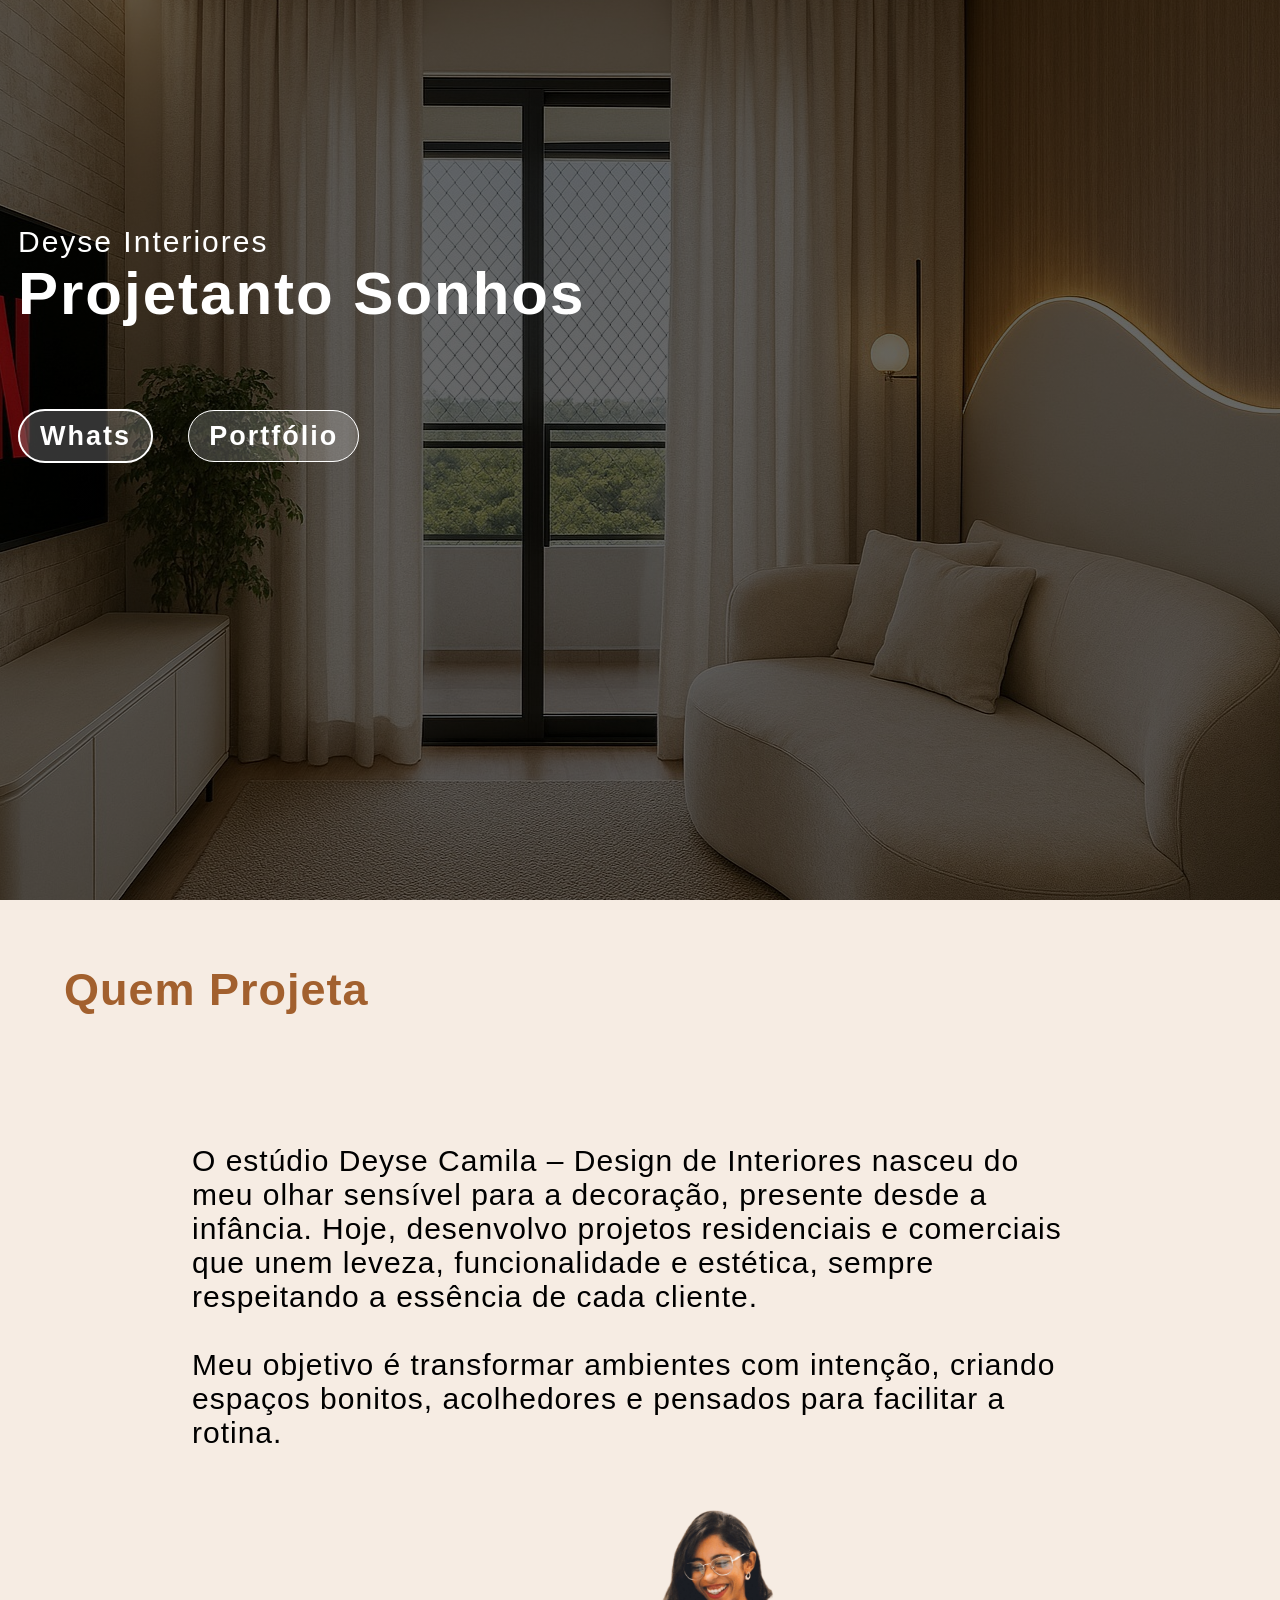
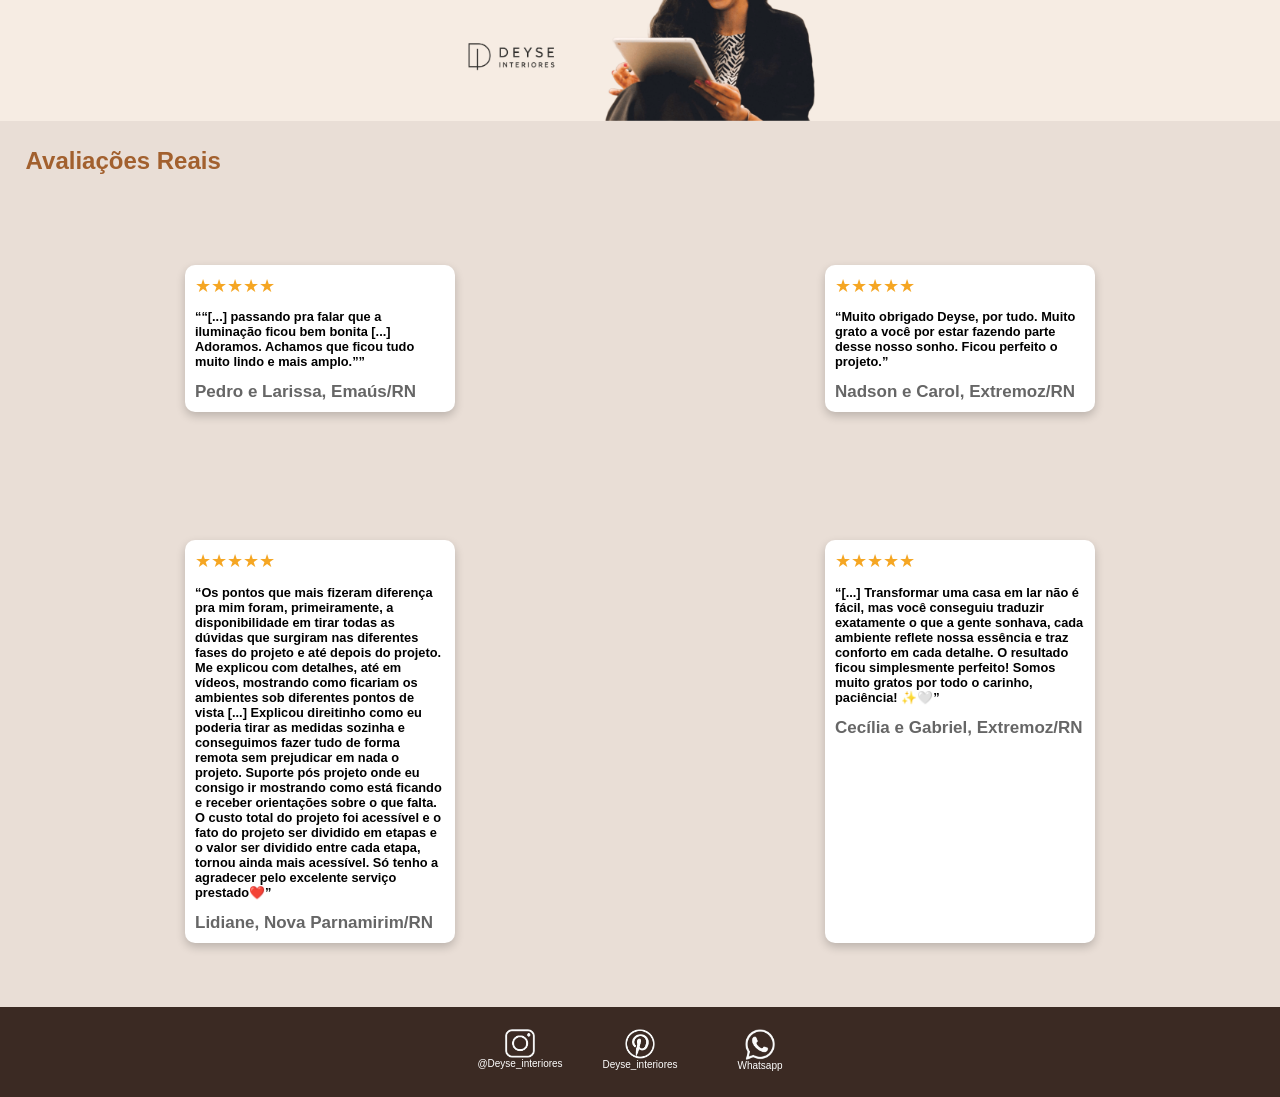
<file: index.html>
<!DOCTYPE html>
<html lang="pt-BR">
<head>
    <meta charset="UTF-8">
    <meta name="viewport" content="width=device-width, initial-scale=1.0">  
    <title>DEYSE Interiores | Inicio</title>
    <link rel="icon" href="img/favicon.png" type="image/png">
    <link rel="stylesheet" href="CSS/styleIndex.css">
    <link rel="preconnect" href="https://fonts.googleapis.com">
    <link rel="preconnect" href="https://fonts.gstatic.com" crossorigin>
    <link href="https://fonts.googleapis.com/css2?family=Playfair+Display:wght@400;500;600;700;800&display=swap" rel="stylesheet">
</head>
<body>
    <header>
        <div class="hero">
            <div class="content">
                <span>Deyse Interiores</span>
                <h1>Projetanto Sonhos</h1>

                <div class="buttons">
                    <a href="https://wa.me/5584987519825?text=Olá,%20vim%20pelo%20site" target="_blank" class="bnt primary">Whats</a>
                    <a href="pages/portifolio.html" class="bnt secundary">Portfólio</a>
                </div>
            </div>
        </div>
    </header>

    <main>
        <section class="sectionMain1">    
                <div class="contentMain">
                    <div class="mainText">
                        <h1>Quem Projeta</h1>
                        <p>O estúdio Deyse Camila – Design de Interiores nasceu do meu olhar sensível para a decoração, presente desde a infância. Hoje, desenvolvo projetos residenciais e comerciais que unem leveza, funcionalidade e estética, sempre respeitando a essência de cada cliente. <br><br> Meu objetivo é transformar ambientes com intenção, criando espaços bonitos, acolhedores e pensados para facilitar a rotina.</p>
                    </div>
                    <div class="mainImg">
                        <img src="img/quem_sou_eu.png" alt="Imagem da designer de interiores" id="imgMain">
                    </div>    
                </div>
        </section>

        <section class="feedback">
            <h1>Avaliações Reais</h1>
            <div class="cards">
                <div class="card">  
                    <div class="stars">★★★★★</div>
                    <p>““[...] passando pra falar que a iluminação ficou bem bonita [...] Adoramos. Achamos que ficou tudo muito lindo e mais amplo.””</p>
                    <span>Pedro e Larissa, Emaús/RN</span>
                </div>

                <div class="card">  
                    <div class="stars">★★★★★</div>
                    <p>“Muito obrigado Deyse, por tudo. Muito grato a você por estar fazendo parte desse nosso sonho. Ficou perfeito o projeto.”</p>
                    <span>Nadson e Carol, Extremoz/RN</span>
                </div>

                <div class="card">
                    <div class="stars">★★★★★</div>
                    <p>“Os pontos que mais fizeram diferença pra mim foram, primeiramente, a disponibilidade em tirar todas as dúvidas que surgiram nas diferentes fases do projeto e até depois do projeto. Me explicou com detalhes, até em vídeos, mostrando como ficariam os ambientes sob diferentes pontos de vista [...] Explicou direitinho como eu poderia tirar as medidas sozinha e conseguimos fazer tudo de forma remota sem prejudicar em nada o projeto. Suporte pós projeto onde eu consigo ir mostrando como está ficando e receber orientações sobre o que falta. O custo total do projeto foi acessível e o fato do projeto ser dividido em etapas e o valor ser dividido entre cada etapa, tornou ainda mais acessível. Só tenho a agradecer pelo excelente serviço prestado❤️”</p>
                    <span>Lidiane, Nova Parnamirim/RN</span>
                </div>

                <div class="card">
                    <div class="stars">★★★★★</div>
                    <p>“[...] Transformar uma casa em lar não é fácil, mas você conseguiu traduzir exatamente o que a gente sonhava, cada ambiente reflete nossa essência e traz conforto em cada detalhe. O resultado ficou simplesmente perfeito! Somos muito gratos por todo o carinho, paciência! ✨🤍”</p>
                    <span>Cecília e Gabriel, Extremoz/RN</span>
                </div>
            </div>
        </section>
    </main>

    <footer>
        <div>
            <a href="https://www.instagram.com/deyseinteriores/">
                <img src="img/instagram.png" alt="Instagram">
                <span>@Deyse_interiores</span>
            </a>

            <a href="https://br.pinterest.com/deyseinteriores/">
                <img src="img/pinterest.png" alt="Pinterest">
                <span>Deyse_interiores</span>
            </a>

            <a href="https://wa.me/5584987519825?text=Olá,%20vim%20pelo%20site" target="_blank">
                <img src="img/whatsapp.png" alt="WhatsApp">
                <span>Whatsapp</span>
            </a>
        </div>
    </footer>
</body>
</html>
</file>
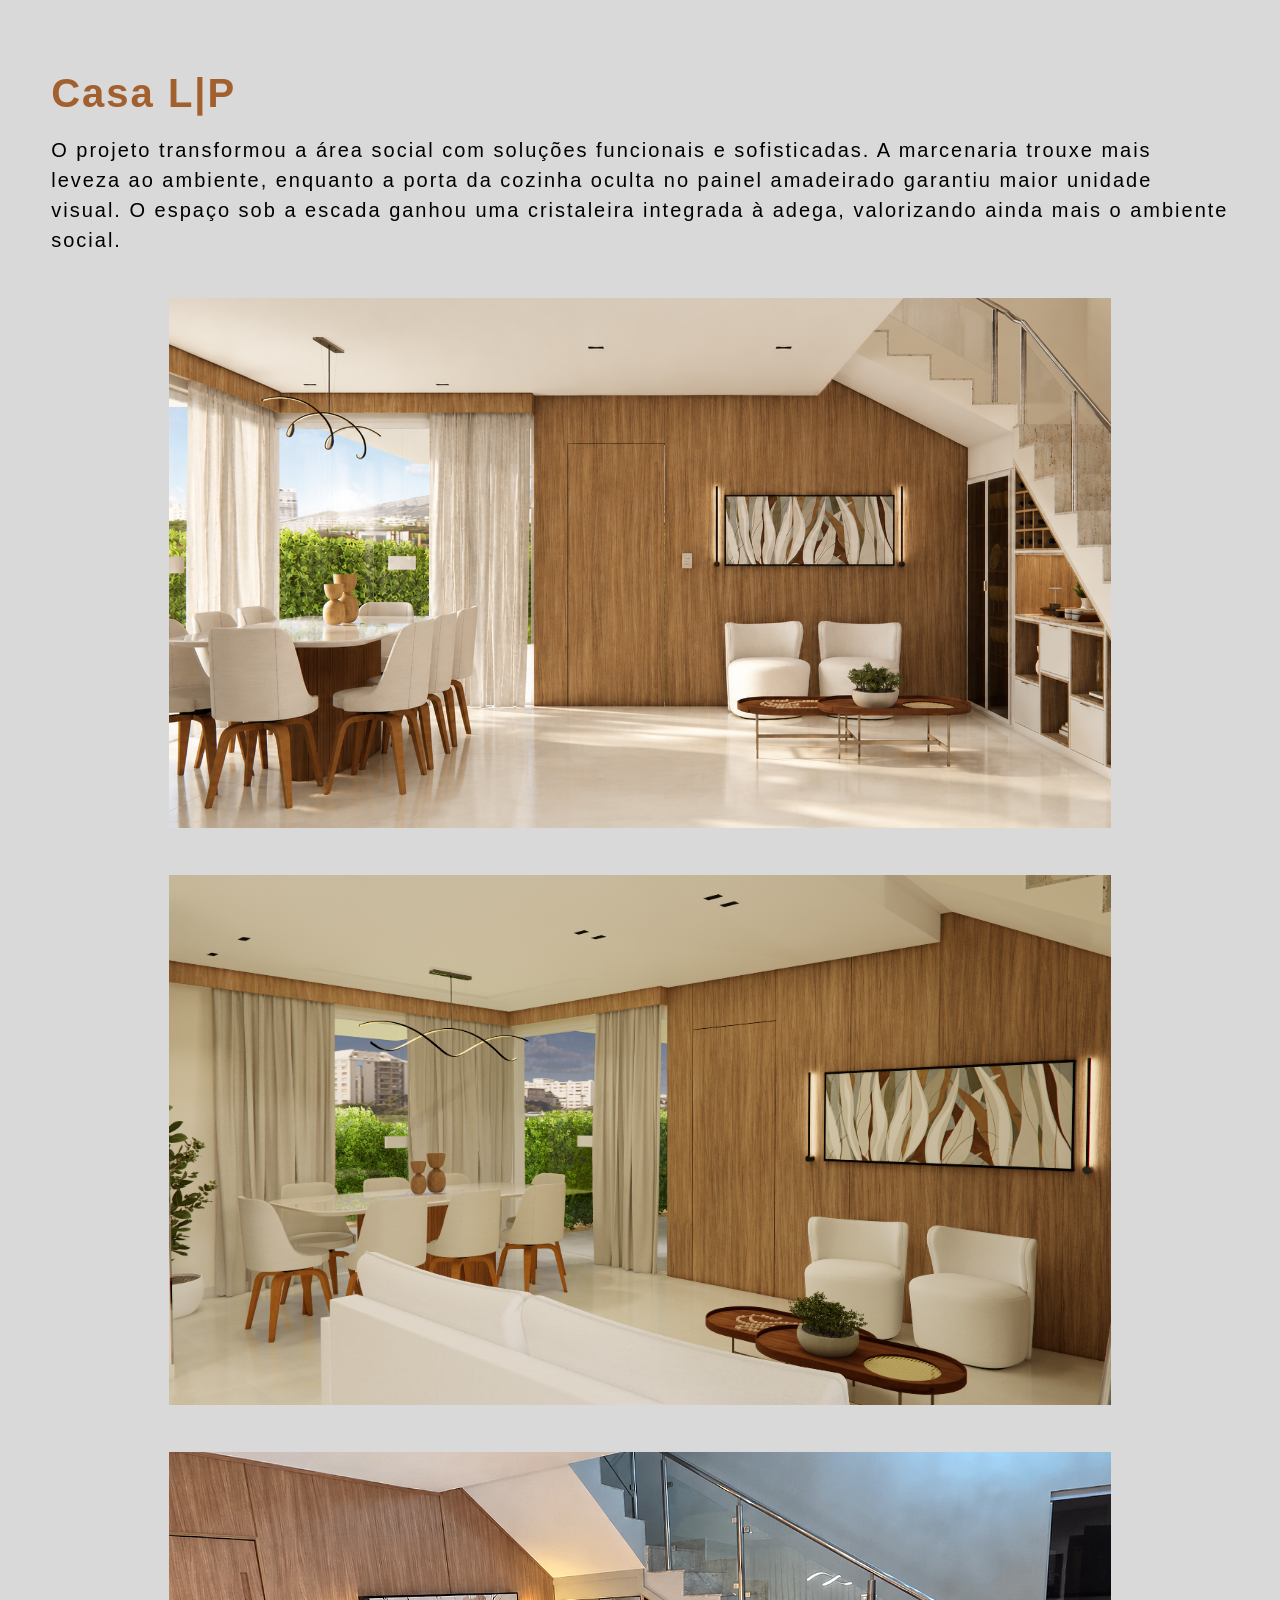
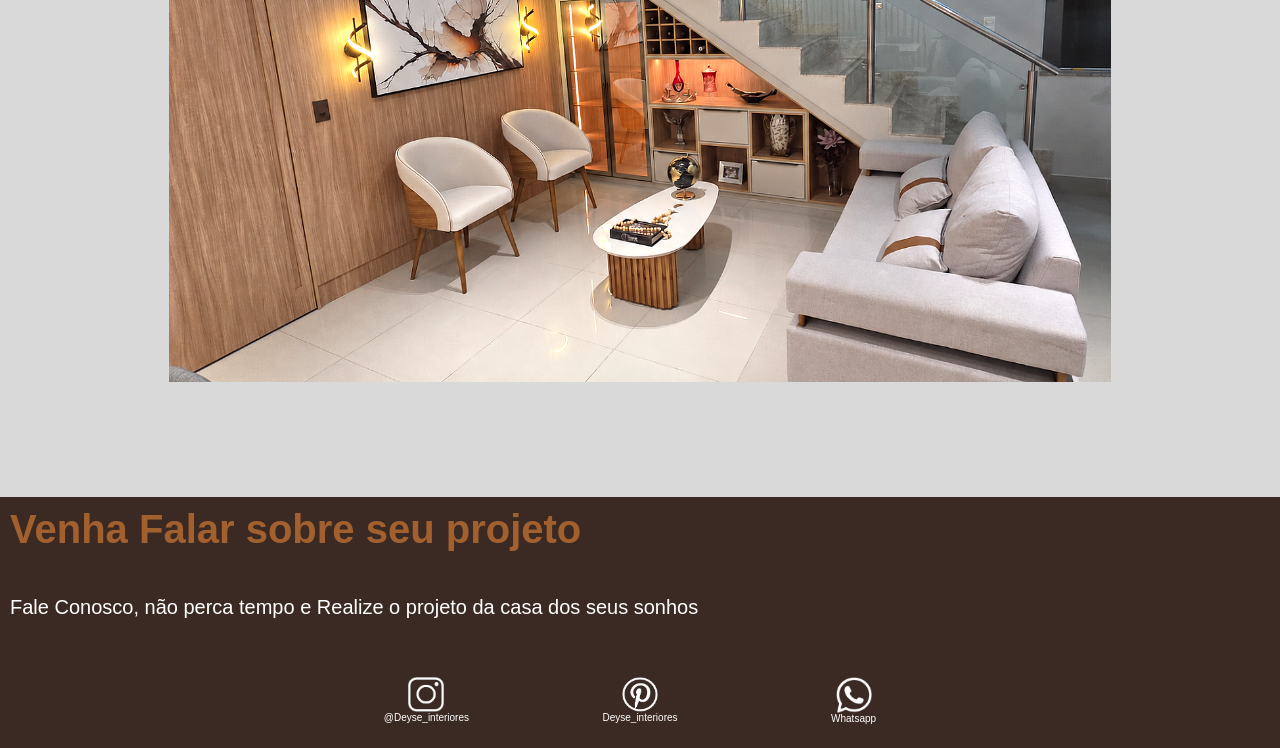
<file: pages/casaBorba.html>
<!DOCTYPE html>
<html lang="en">
<head>
    <meta charset="UTF-8">
    <meta name="viewport" content="width=device-width, initial-scale=1.0">
    <link rel="icon" href="../img/favicon.png" type="image/png">
    <link rel="stylesheet" href="../CSS/modeloProj.css">
    <title>DEYSE Interiores | Título do Projeto</title>
</head>
<body>
    <main>
        <div class="content">
            <h1>Casa L|P</h1>
            <p>O projeto transformou a área social com soluções funcionais e sofisticadas. A marcenaria trouxe mais leveza ao ambiente, enquanto a porta da cozinha oculta no painel amadeirado garantiu maior unidade visual. O espaço sob a escada ganhou uma cristaleira integrada à adega, valorizando ainda mais o ambiente social.</p>
            <div class="subcontent">
                <img src="../img/casa.borba.png" alt="">
            </div>
            <div class="subcontent">
                <img src="../img/casa.borba1.png" alt="">
            </div>
            <div class="subcontent">
                <img src="../img/casa.borba2.png" alt="">
                <p></p>
            </div>
        </div>
    </main>

    <footer>
            <h1>Venha Falar sobre seu projeto</h1>
            <p>Fale Conosco, não perca tempo e Realize o projeto da casa dos seus sonhos</p>

            <div>
                <a href="https://www.instagram.com/deyseinteriores/">
                <img src="../img/instagram.png" alt="Instagram">
                <span>@Deyse_interiores</span>
            </a>

            <a href="https://br.pinterest.com/deyseinteriores/">
                <img src="../img/pinterest.png" alt="Pinterest">
                <span>Deyse_interiores</span>
            </a>

            <a href="https://wa.me/5584987519825?text=Olá,%20vim%20pelo%20site" target="_blank">
                <img src="../img/whatsapp.png" alt="WhatsApp">
                <span>Whatsapp</span>
                </a>
            </div>
        </footer>
</body>
</html>
</file>
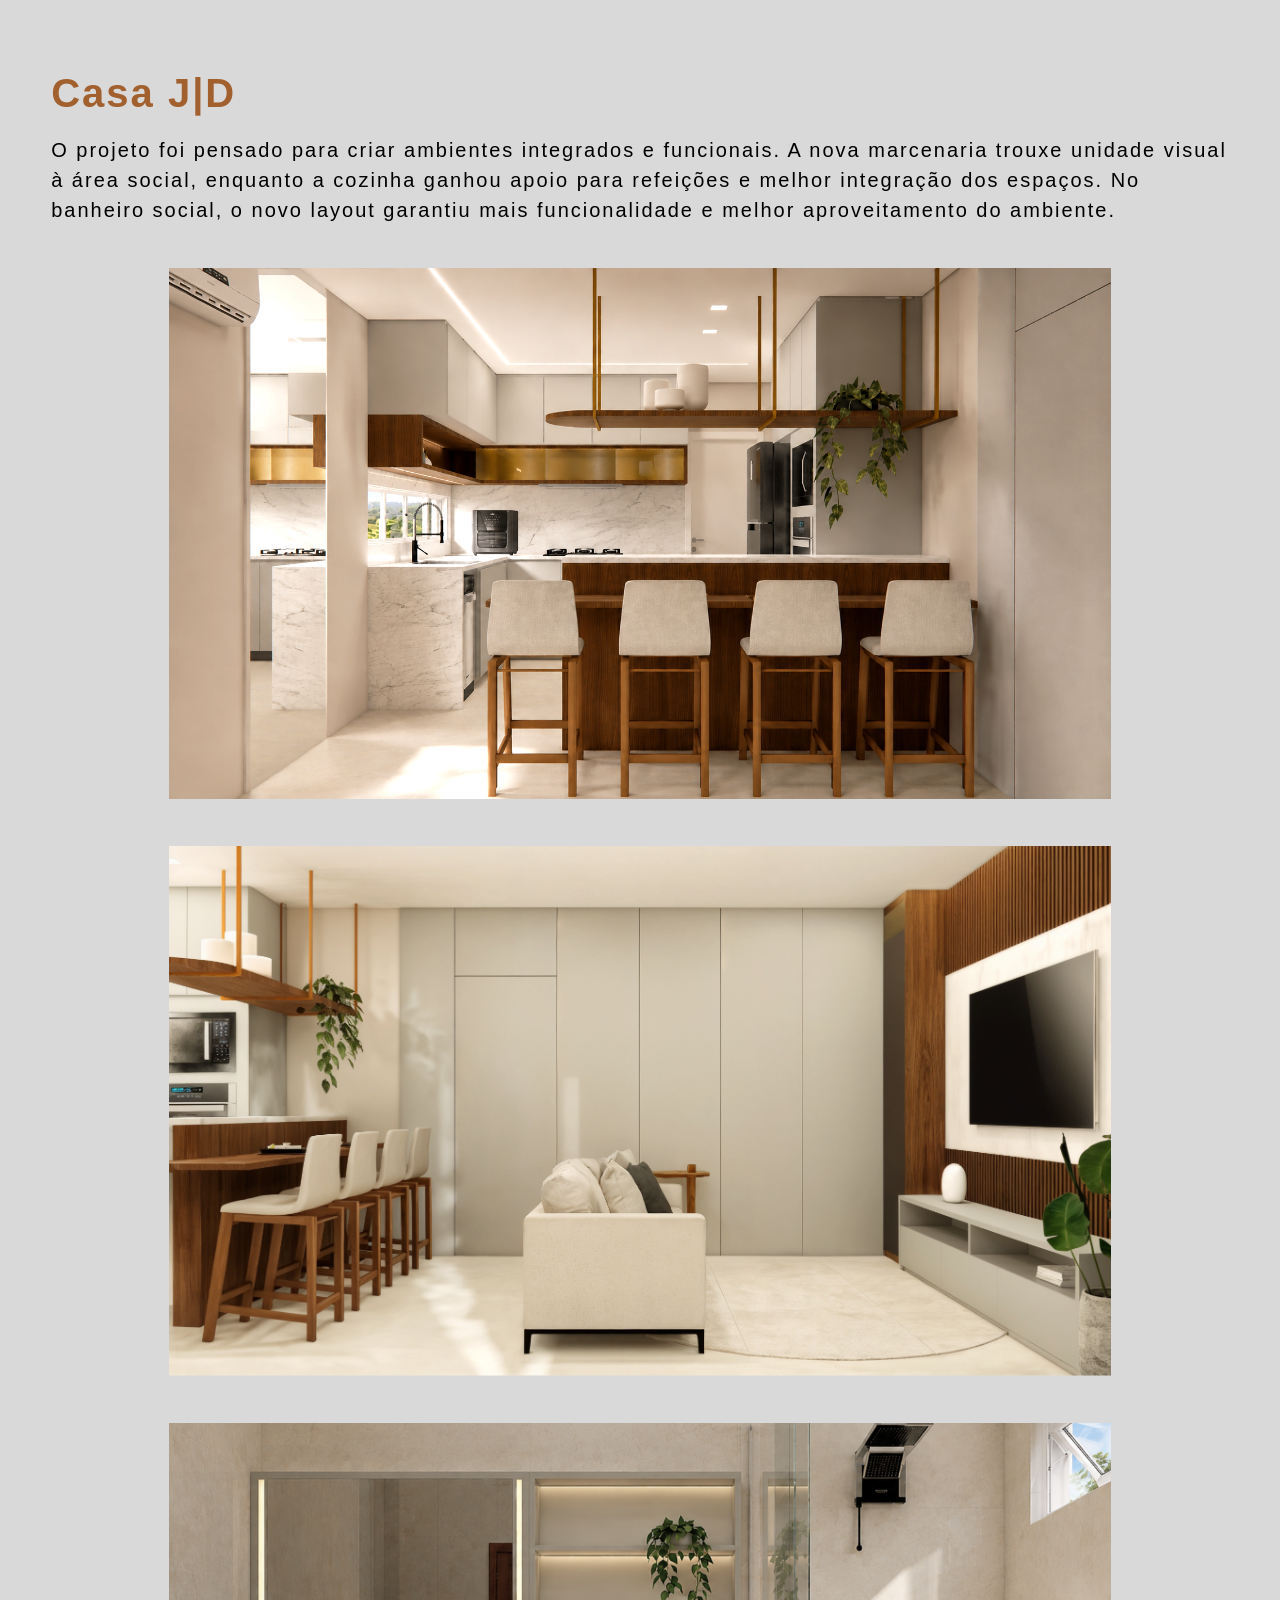
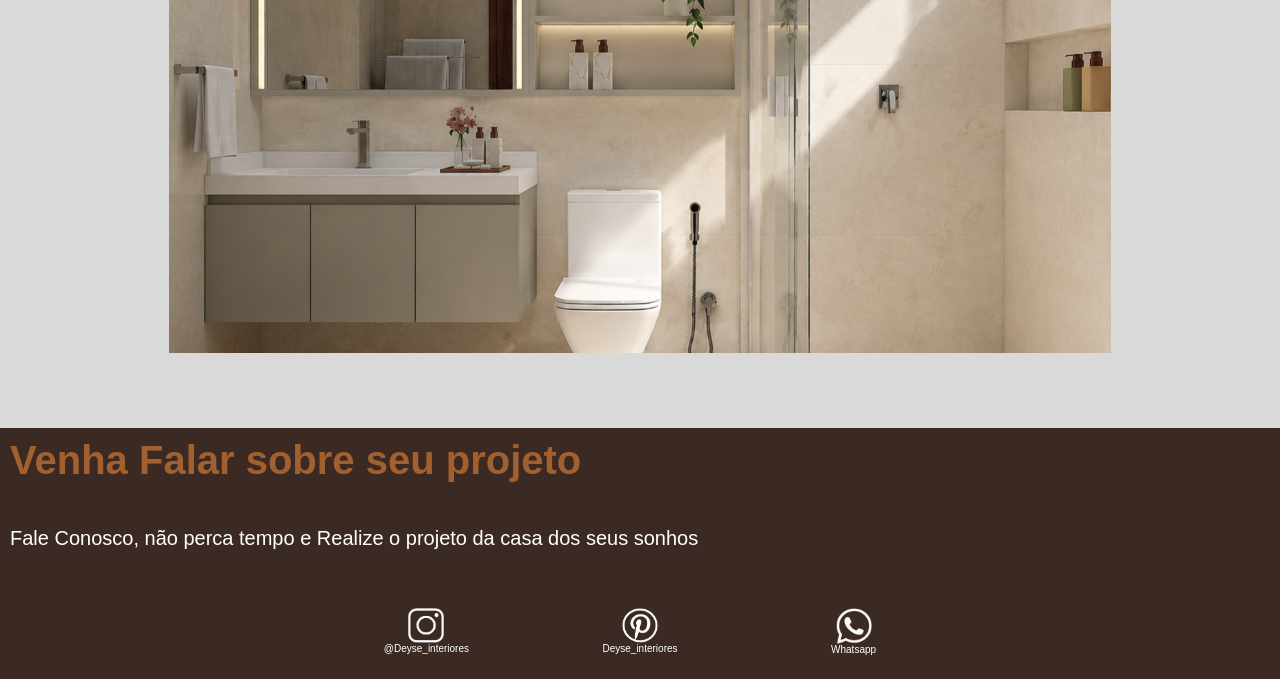
<file: pages/casaJD.html>
<!DOCTYPE html>
<html lang="en">
<head>
    <meta charset="UTF-8">
    <meta name="viewport" content="width=device-width, initial-scale=1.0">
    <link rel="icon" href="../img/favicon.png" type="image/png">
    <link rel="stylesheet" href="../CSS/modeloProj.css">
    <title>DEYSE Interiores | Título do Projeto</title>
</head>
<body>
    <main>
        <div class="content">
            <h1>Casa J|D</h1>
            <p>O projeto foi pensado para criar ambientes integrados e funcionais. A nova marcenaria trouxe unidade visual à área social, enquanto a cozinha ganhou apoio para refeições e melhor integração dos espaços. No banheiro social, o novo layout garantiu mais funcionalidade e melhor aproveitamento do ambiente.</p>
            <div class="subcontent">
                <img src="../img/casa.jd.png" alt="">   
            </div>
            <div class="subcontent">
                <img src="../img/casa.jd1.png" alt="">
            </div>
            <div class="subcontent">
                <img src="../img/casa.jd2.png" alt="">
            </div>
        </div>
    </main>

    <footer>
            <h1>Venha Falar sobre seu projeto</h1>
            <p>Fale Conosco, não perca tempo e Realize o projeto da casa dos seus sonhos</p>

            <div>
            <a href="https://www.instagram.com/deyseinteriores/">
                <img src="../img/instagram.png" alt="Instagram">
                <span>@Deyse_interiores</span>
            </a>

            <a href="https://br.pinterest.com/deyseinteriores/">
                <img src="../img/pinterest.png" alt="Pinterest">
                <span>Deyse_interiores</span>
            </a>

            <a href="https://wa.me/5584987519825?text=Olá,%20vim%20pelo%20site" target="_blank">
                <img src="../img/whatsapp.png" alt="WhatsApp">
                <span>Whatsapp</span>
            </a>
        </div>
        </footer>
</body>
</html>
</file>
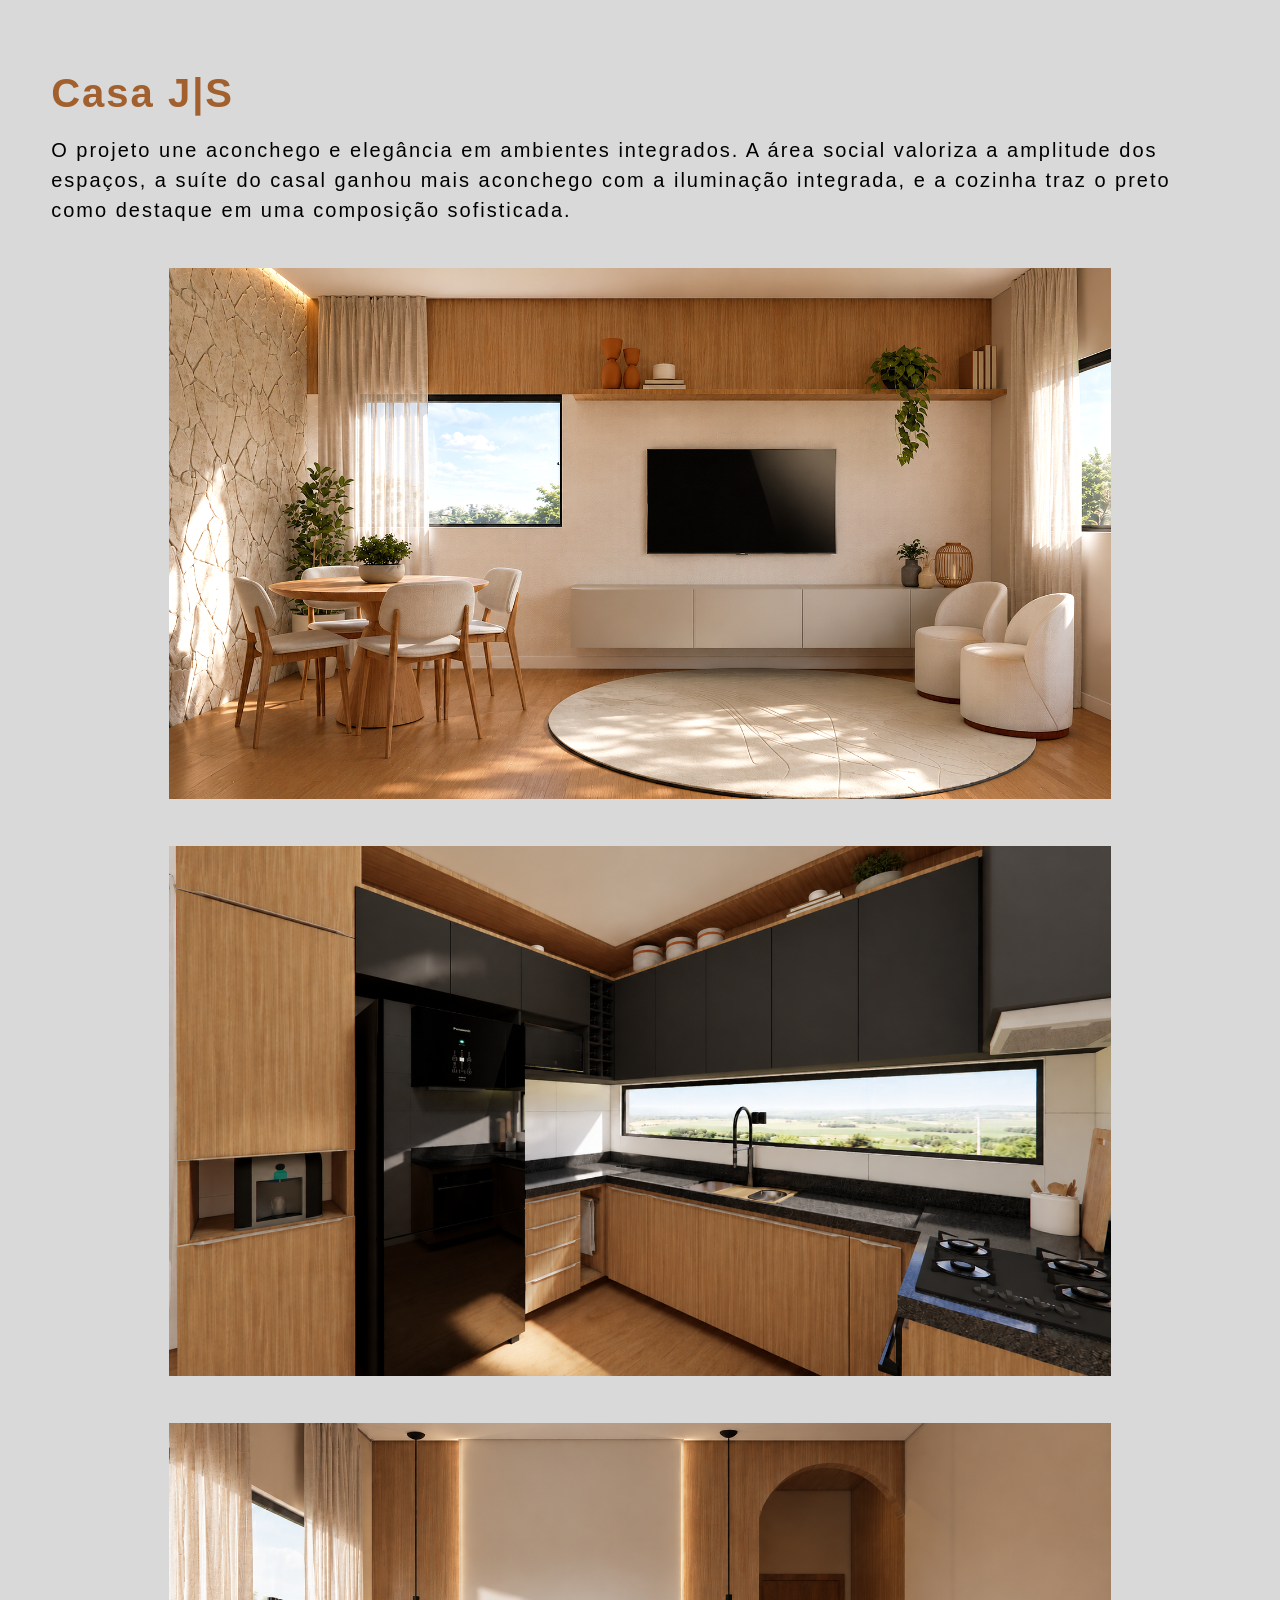
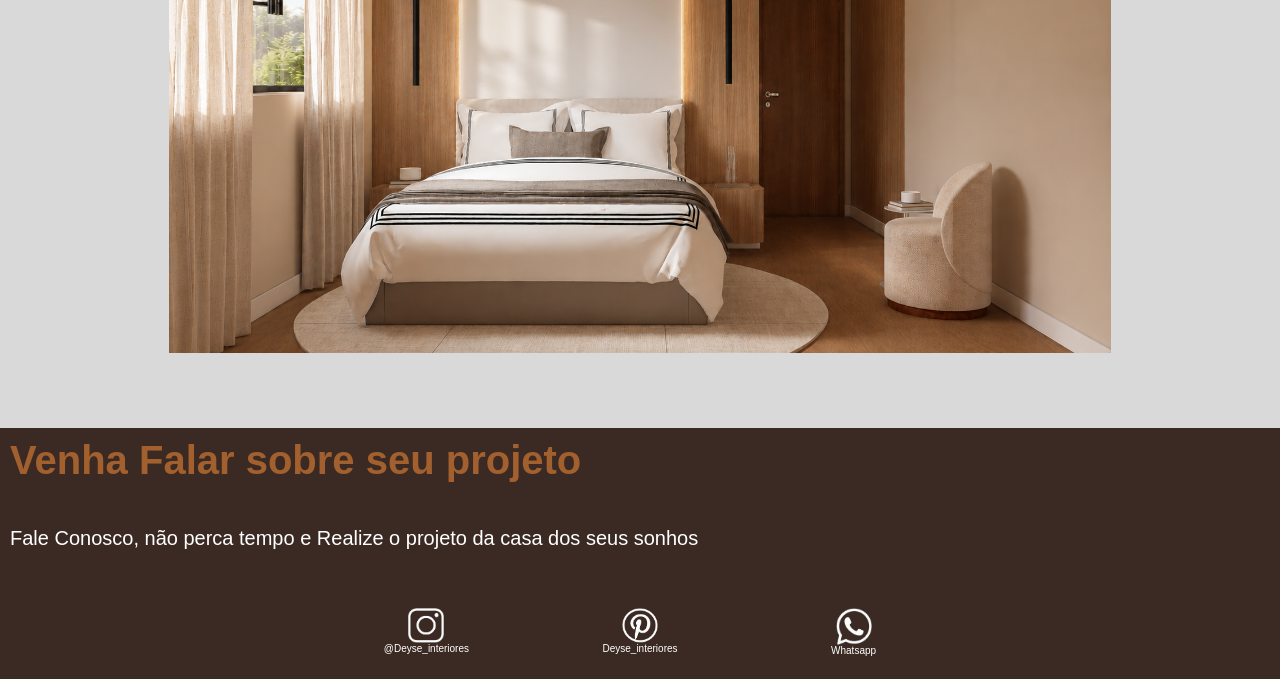
<file: pages/casaJS.html>
<!DOCTYPE html>
<html lang="en">
<head>
    <meta charset="UTF-8">
    <meta name="viewport" content="width=device-width, initial-scale=1.0">
    <link rel="icon" href="../img/favicon.png" type="image/png">
    <link rel="stylesheet" href="../CSS/modeloProj.css">
    <title>DEYSE Interiores | Título do Projeto</title>
</head>
<body>
    <main>
        <div class="content">
            <h1>Casa J|S</h1>
            <p>O projeto une aconchego e elegância em ambientes integrados. A área social valoriza a amplitude dos espaços, a suíte do casal ganhou mais aconchego com a iluminação integrada, e a cozinha traz o preto como destaque em uma composição sofisticada.</p>
            <div class="subcontent">
                <img src="../img/casa.js.png" alt="">   
            </div>
            <div class="subcontent">
                <img src="../img/casa.js1.png" alt="">
            </div>
            <div class="subcontent">
                <img src="../img/casa.js2.png" alt="">
            </div>
        </div>
    </main>

    <footer>
            <h1>Venha Falar sobre seu projeto</h1>
            <p>Fale Conosco, não perca tempo e Realize o projeto da casa dos seus sonhos</p>

            <div>
            <a href="https://www.instagram.com/deyseinteriores/">
                <img src="../img/instagram.png" alt="Instagram">
                <span>@Deyse_interiores</span>
            </a>

            <a href="https://br.pinterest.com/deyseinteriores/">
                <img src="../img/pinterest.png" alt="Pinterest">
                <span>Deyse_interiores</span>
            </a>

            <a href="https://wa.me/5584987519825?text=Olá,%20vim%20pelo%20site" target="_blank">
                <img src="../img/whatsapp.png" alt="WhatsApp">
                <span>Whatsapp</span>
            </a>
        </div>
        </footer>
</body>
</html>
</file>
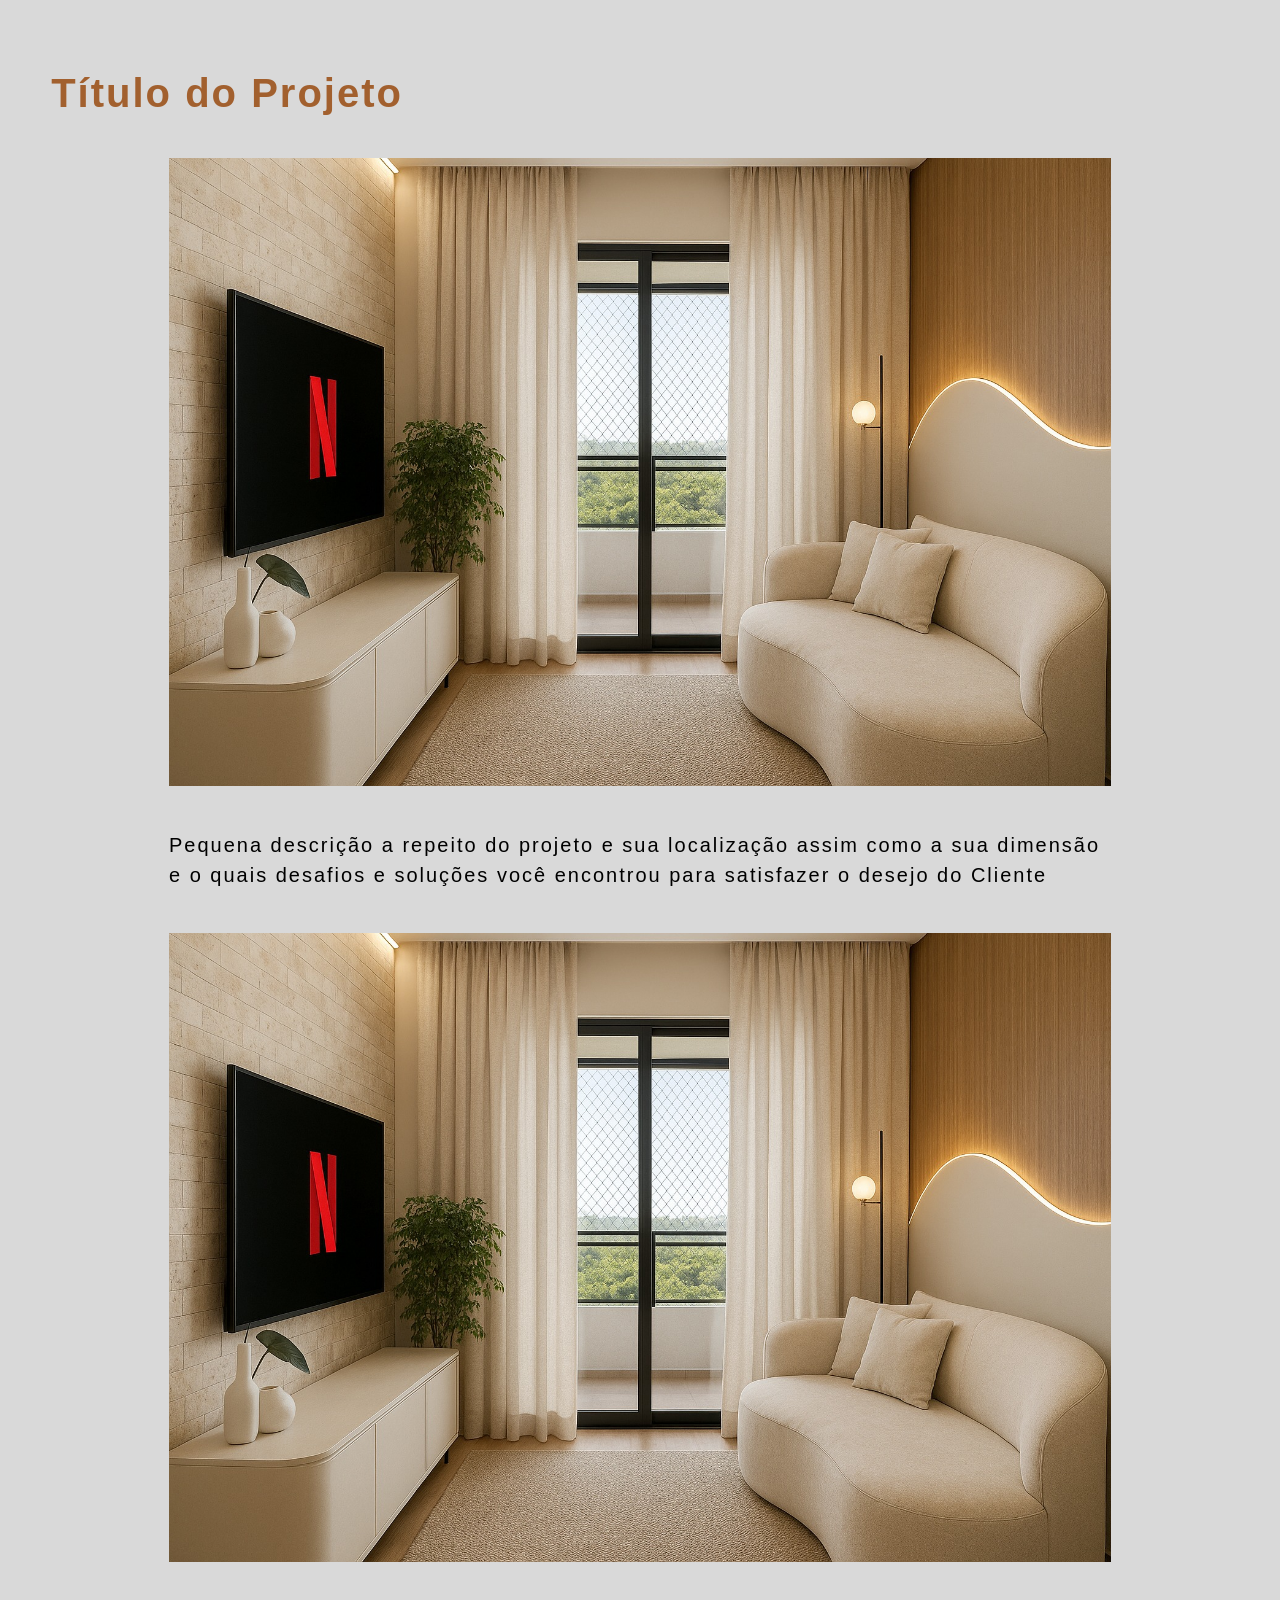
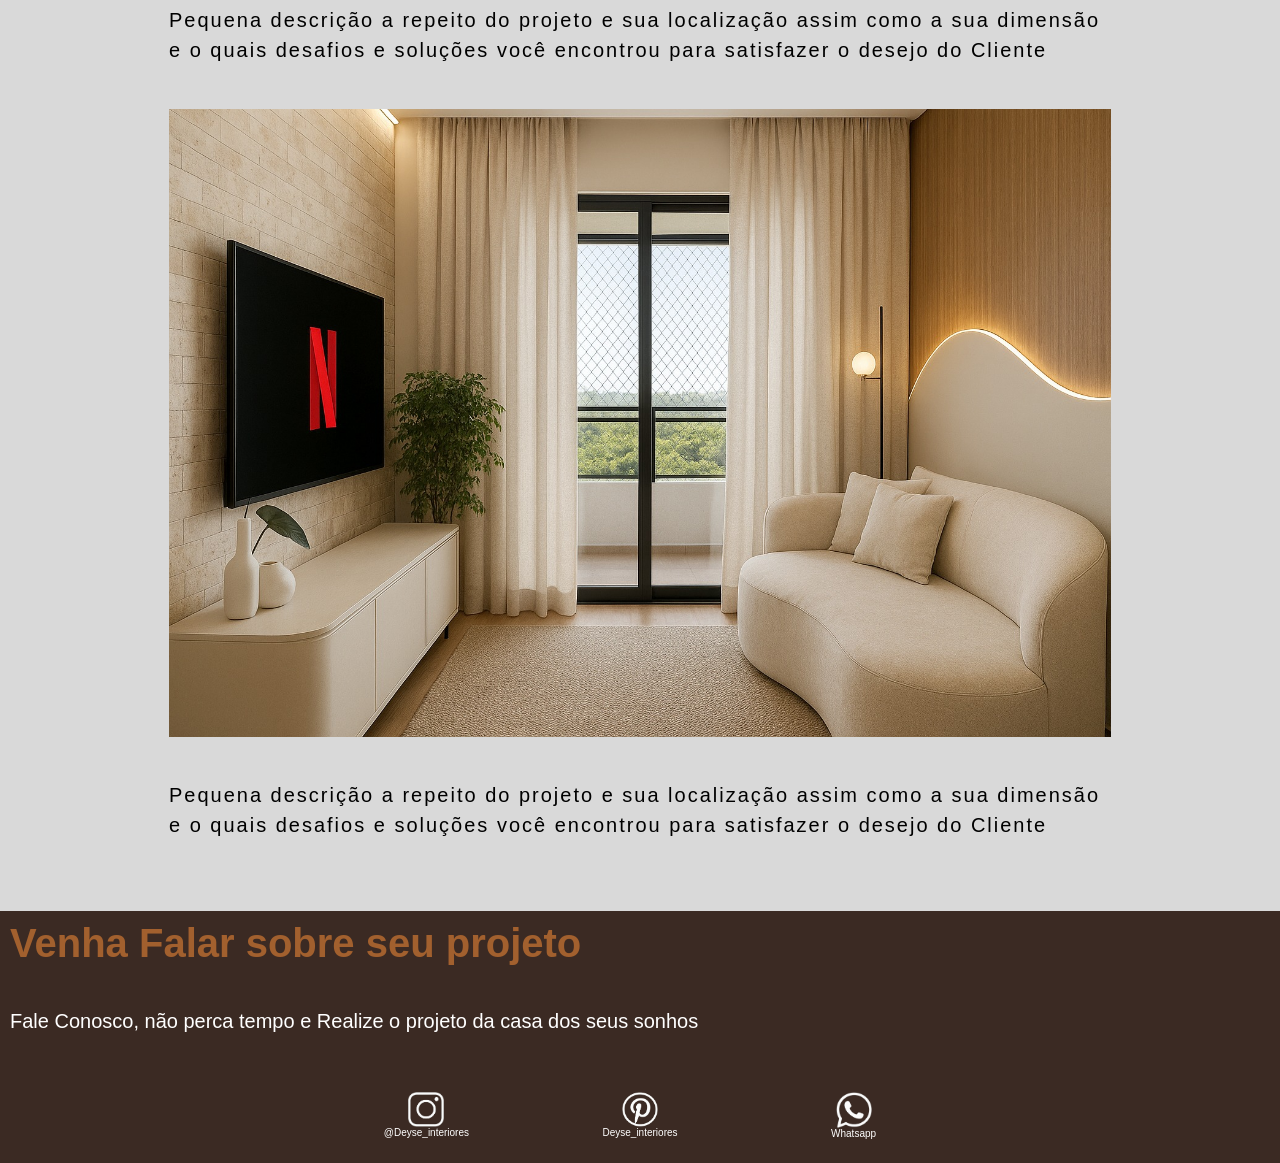
<file: pages/modeloProj.html>
<!DOCTYPE html>
<html lang="en">
<head>
    <meta charset="UTF-8">
    <meta name="viewport" content="width=device-width, initial-scale=1.0">
    <link rel="icon" href="../img/favicon.png" type="image/png">
    <link rel="stylesheet" href="../CSS/modeloProj.css">
    <title>DEYSE Interiores | Título do Projeto</title>
</head>
<body>
    <main>
        <div class="content">
            <h1>Título do Projeto</h1>
            <div class="subcontent">
                <img src="../img/carrossel_1.jpg" alt="">
                <p>Pequena descrição a repeito do projeto e sua localização assim como a sua dimensão e o quais desafios e soluções você encontrou para satisfazer o desejo do Cliente</p>
            </div>
            <div class="subcontent">
                <img src="../img/carrossel_1.jpg" alt="">
                <p>Pequena descrição a repeito do projeto e sua localização assim como a sua dimensão e o quais desafios e soluções você encontrou para satisfazer o desejo do Cliente</p>
            </div>
            <div class="subcontent">
                <img src="../img/carrossel_1.jpg" alt="">
                <p>Pequena descrição a repeito do projeto e sua localização assim como a sua dimensão e o quais desafios e soluções você encontrou para satisfazer o desejo do Cliente</p>
            </div>
        </div>
    </main>

    <footer>
            <h1>Venha Falar sobre seu projeto</h1>
            <p>Fale Conosco, não perca tempo e Realize o projeto da casa dos seus sonhos</p>

            <div>
                <a href="#">
                    <img src="../img/instagram.png" alt="Instagram">
                    <span>@Deyse_interiores</span>
                </a>

                <a href="#">
                    <img src="../img/pinterest.png" alt="Pinterest">
                    <span>Deyse_interiores</span>
                </a>

                <a href="#">
                    <img src="../img/whatsapp.png" alt="WhatsApp">
                    <span>Whatsapp</span>
                </a>
            </div>
        </footer>
</body>
</html>
</file>
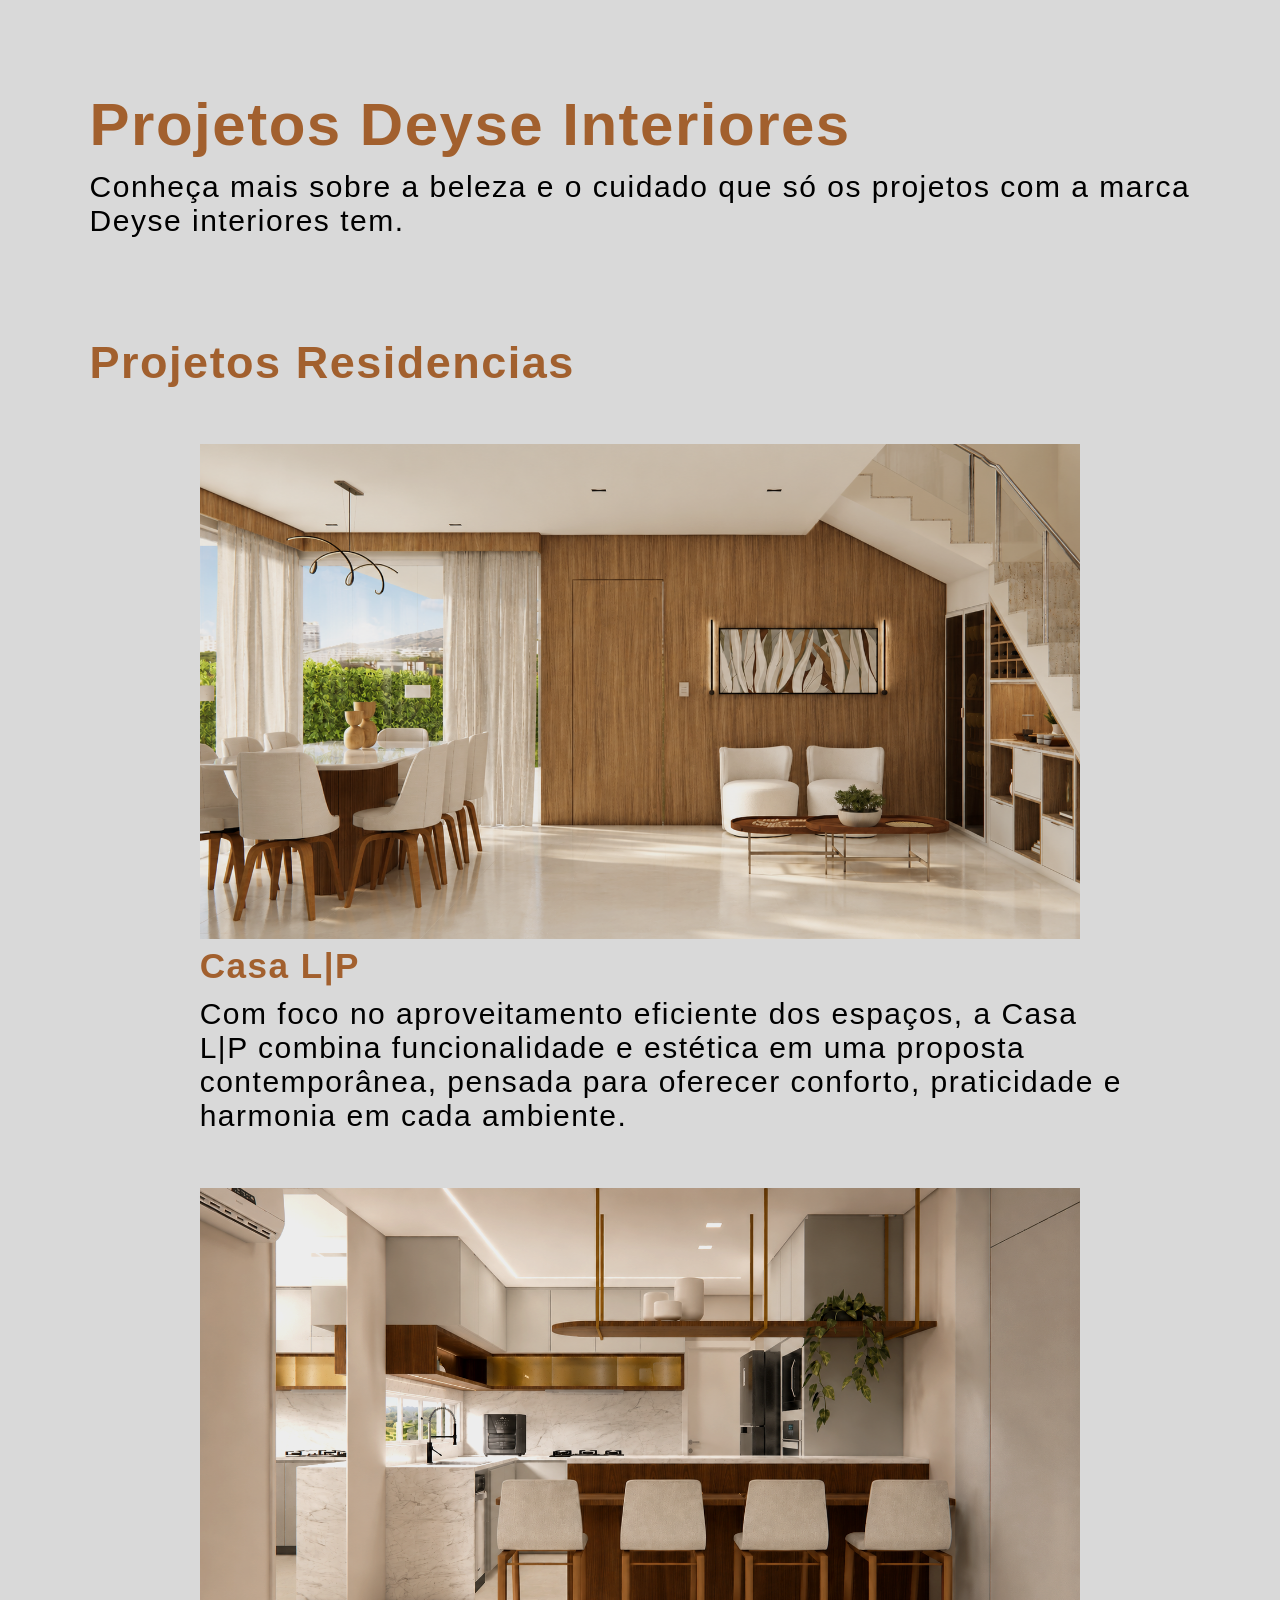
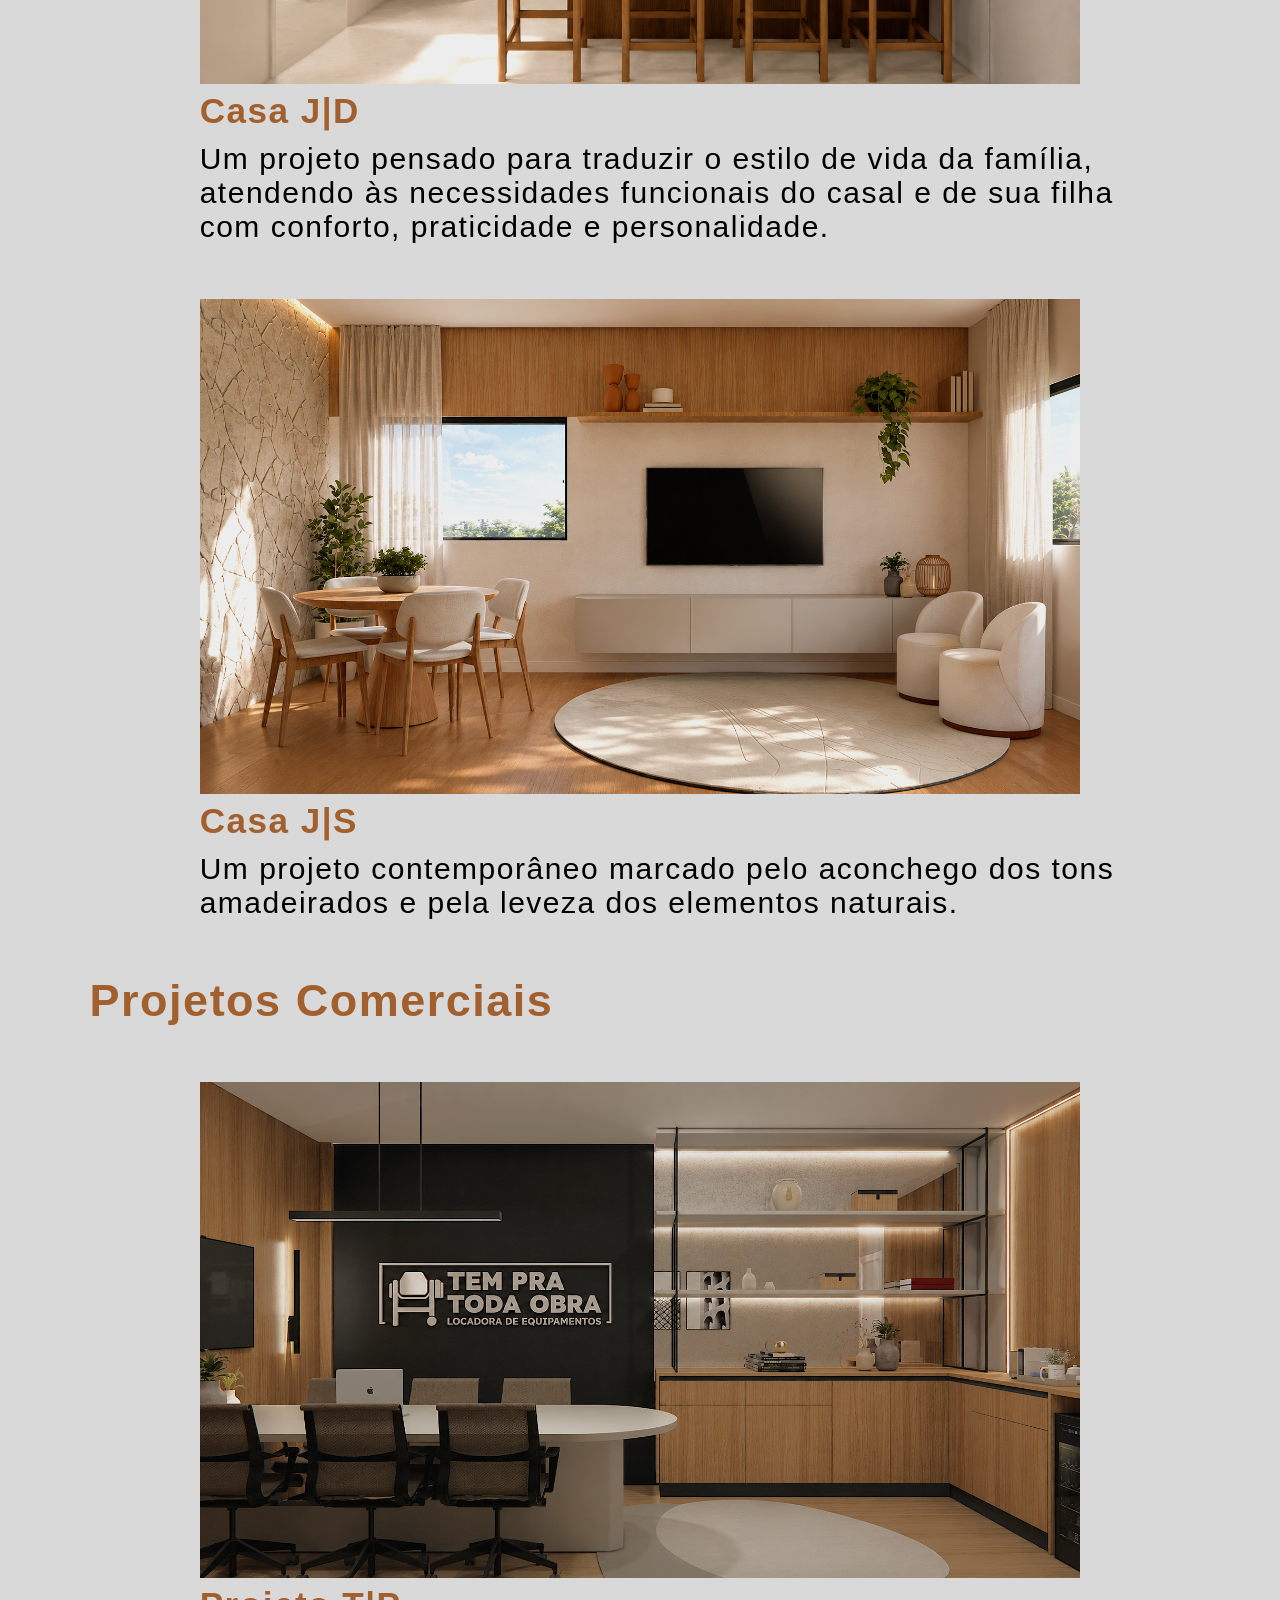
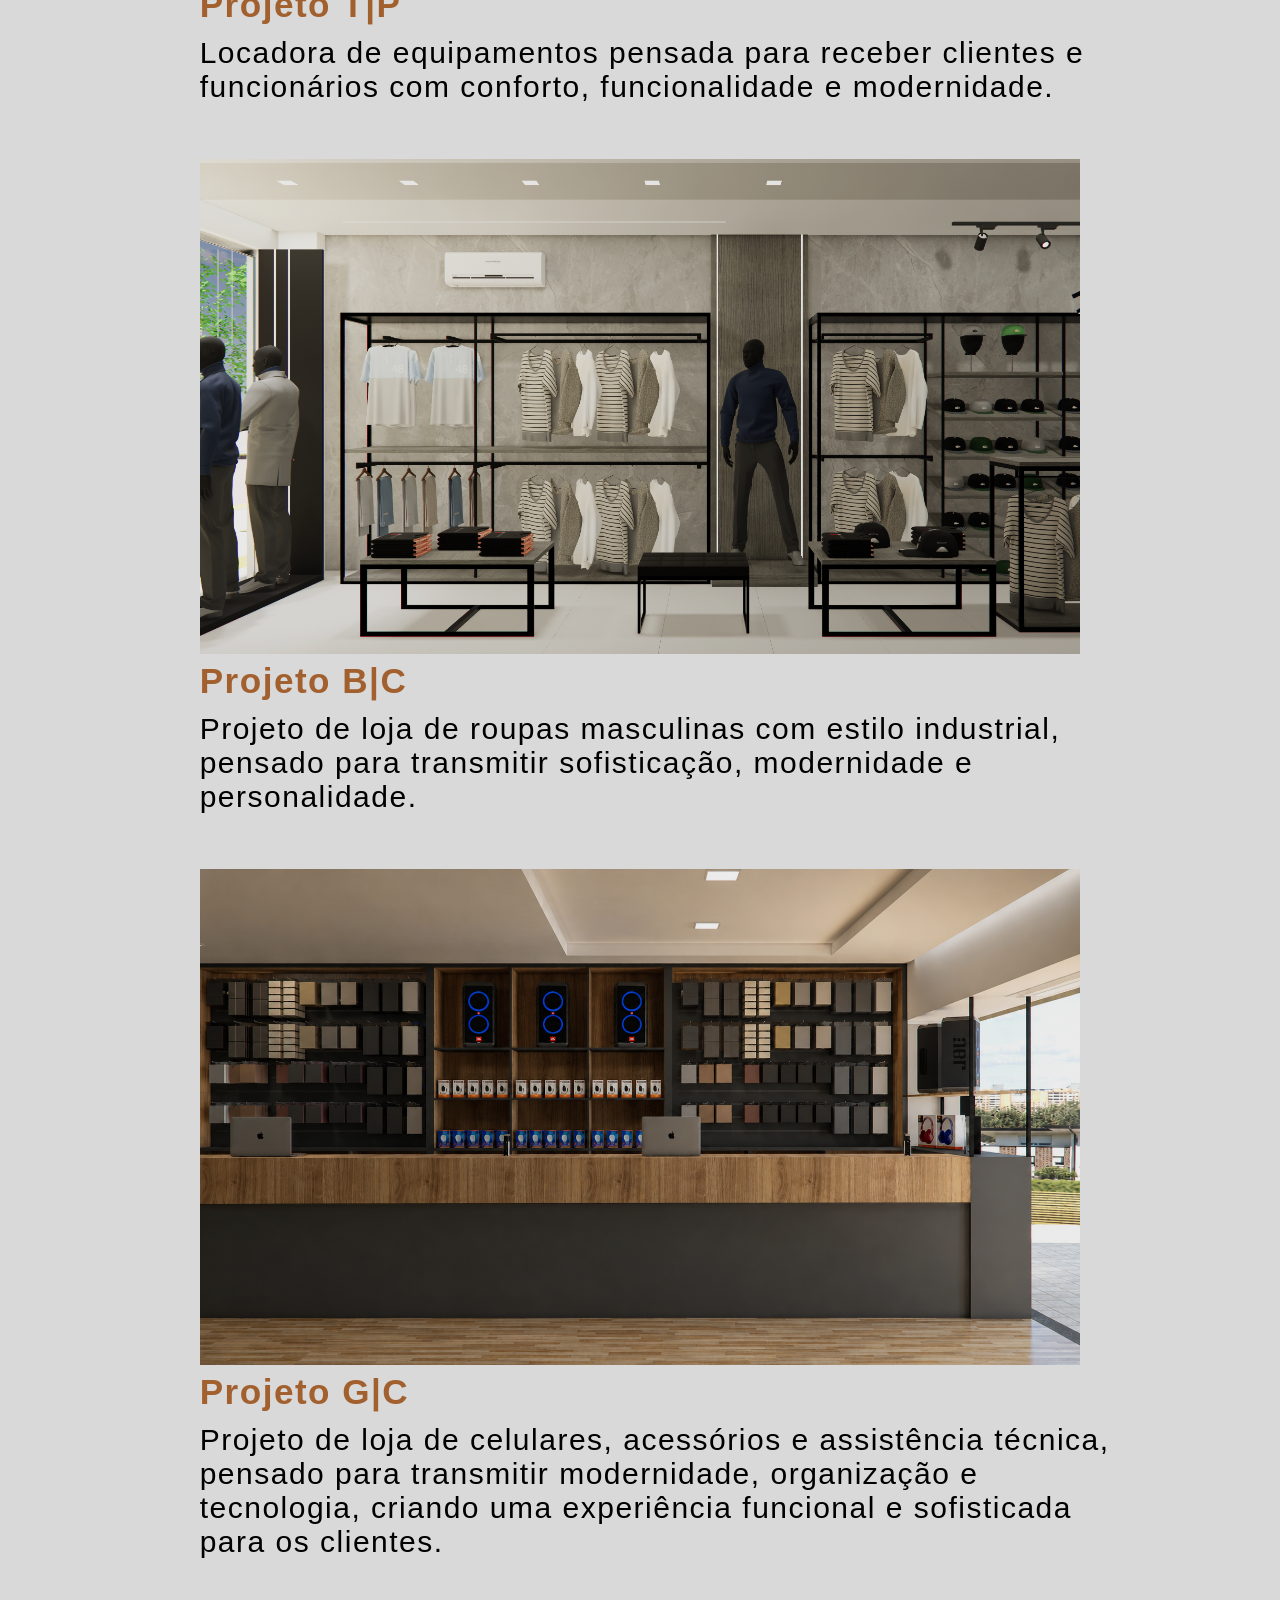
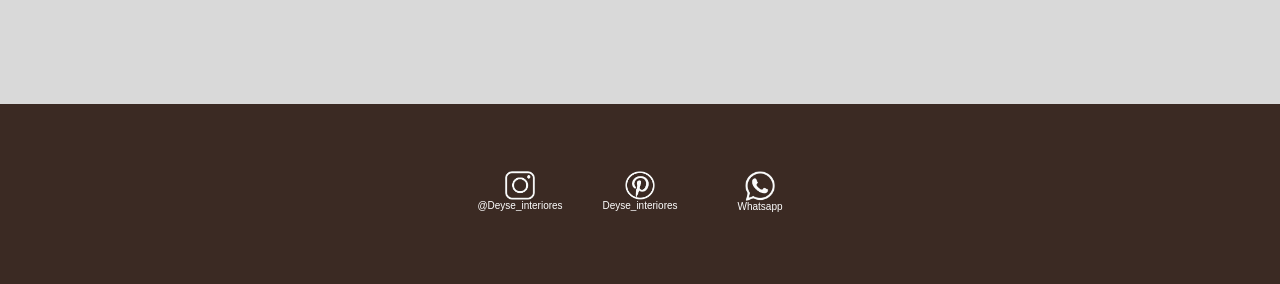
<file: pages/portifolio.html>
<!DOCTYPE html>
<html lang="en">
<head>
    <meta charset="UTF-8">
    <meta name="viewport" content="width=device-width, initial-scale=1.0">
    <title>DEYSE Interiores | Portifólio</title>
    <link rel="icon" href="../img/favicon.png" type="image/png">
    <link rel="stylesheet" href="../CSS/stylePortfolio.css">
    <link rel="preconnect" href="https://fonts.googleapis.com">
    <link rel="preconnect" href="https://fonts.gstatic.com" crossorigin>
    <link href="https://fonts.googleapis.com/css2?family=Playfair+Display:wght@400;500;600;700;800&display=swap" rel="stylesheet">
</head>
<body>
    <main>
        <div class="content">
            <div class="header">
                <h1>Projetos Deyse Interiores</h1>
                <p>Conheça mais sobre a beleza e o cuidado que só os projetos com a marca Deyse interiores tem.</p>
            </div>
        </div>
            <div class="projres">
                <h2>Projetos Residencias</h2>
                <a href="../pages/casaBorba.html">    
                    <img src="../img/casa.borba.png" alt="">
                    <h3>Casa L|P</h3>
                    <p>Com foco no aproveitamento eficiente dos espaços, a Casa L|P combina funcionalidade e estética em uma proposta contemporânea, pensada para oferecer conforto, praticidade e harmonia em cada ambiente.</p>
                </a>
                <a href="../pages/casaJD.html">
                    <img src="../img/casa.jd.png" alt="">
                    <h3>Casa J|D</h3>
                    <p>Um projeto pensado para traduzir o estilo de vida da família, atendendo às necessidades funcionais do casal e de sua filha com conforto, praticidade e personalidade.</p>
                </a>
                <a href="../pages/casaJS.html">
                    <img src="../img/casa.js.png" alt="">
                    <h3>Casa J|S</h3>
                    <p>Um projeto contemporâneo marcado pelo aconchego dos tons amadeirados e pela leveza dos elementos naturais.</p>
                </a>
            </div>
            
            <div class="projcomer">
                <h2>Projetos Comerciais</h2>
                <a href="../pages/proj.tp.html">    
                    <img src="../img/proj.tp.png" alt="">
                    <h3>Projeto T|P</h3>
                    <p>Locadora de equipamentos pensada para receber clientes e funcionários com conforto, funcionalidade e modernidade.</p>
                </a>
                <a href="../pages/proj.BC.html">
                    <img src="../img/proj.bc.png" alt="">
                    <h3>Projeto B|C</h3>
                    <p>Projeto de loja de roupas masculinas com estilo industrial, pensado para transmitir sofisticação, modernidade e personalidade.</p>
                </a>
                <a href="../pages/proj.GC.html">
                    <img src="../img/proj.gc.png" alt="">
                    <h3>Projeto G|C</h3>
                    <p>Projeto de loja de celulares, acessórios e assistência técnica, pensado para transmitir modernidade, organização e tecnologia, criando uma experiência funcional e sofisticada para os clientes.</p>
                </a>    
            </div>
    
        </div>

    </main>

    <footer>
        <div>
                <a href="https://www.instagram.com/deyseinteriores/">
                <img src="../img/instagram.png" alt="Instagram">
                <span>@Deyse_interiores</span>
            </a>

            <a href="https://br.pinterest.com/deyseinteriores/">
                <img src="../img/pinterest.png" alt="Pinterest">
                <span>Deyse_interiores</span>
            </a>

            <a href="https://wa.me/5584987519825?text=Olá,%20vim%20pelo%20site" target="_blank">
                <img src="../img/whatsapp.png" alt="WhatsApp">
                <span>Whatsapp</span>
                </a>
            </div>
    </footer>
</body>
</html>
</file>
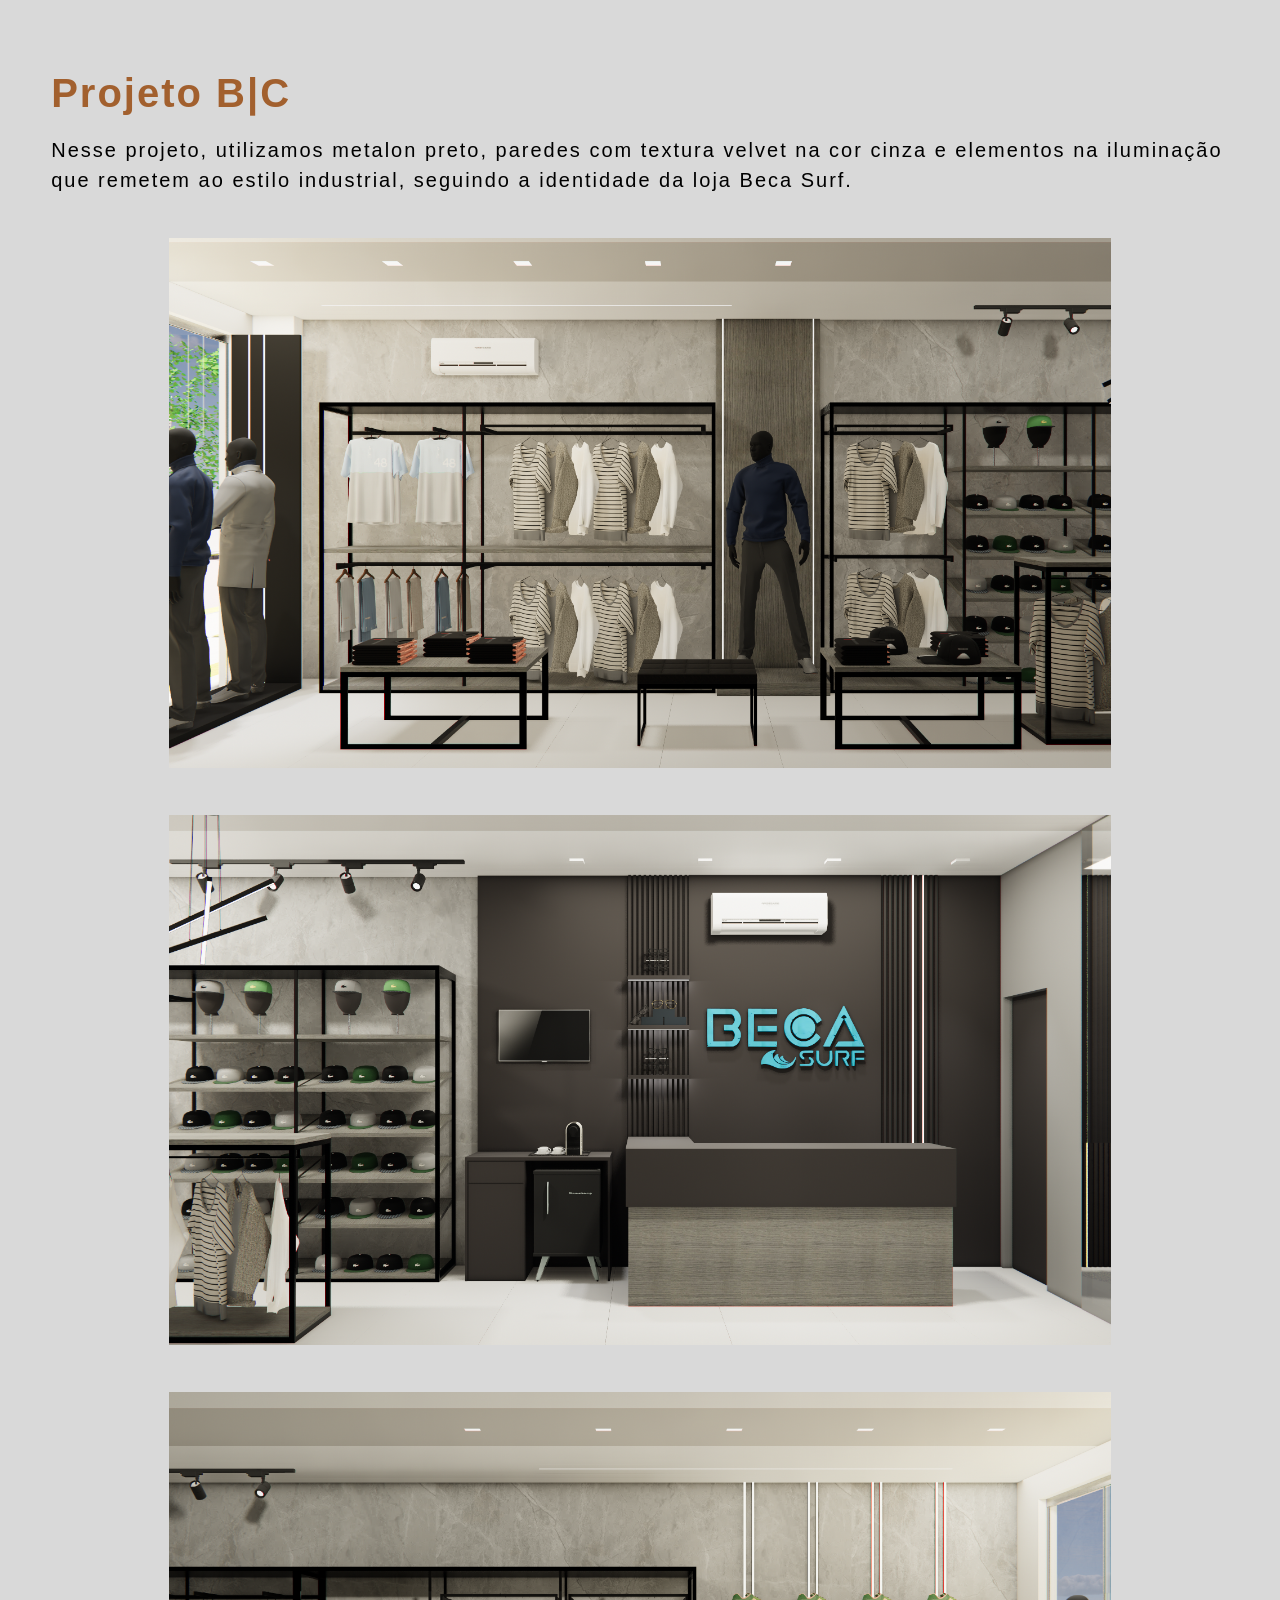
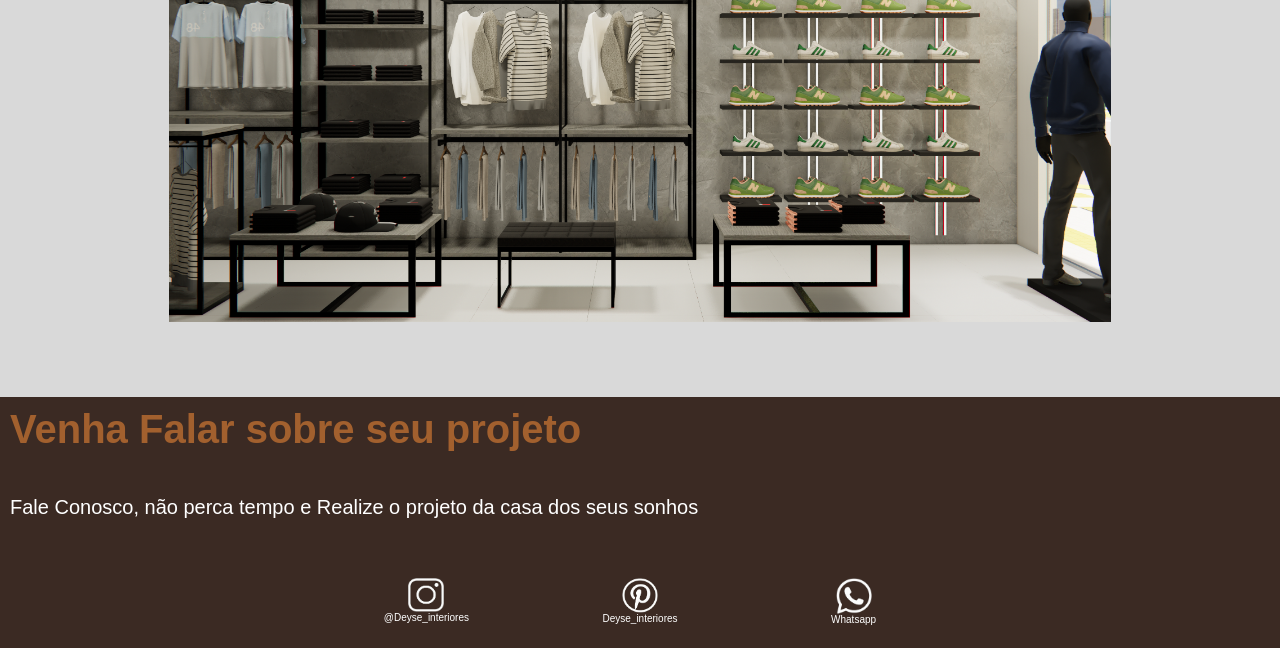
<file: pages/proj.BC.html>
<!DOCTYPE html>
<html lang="en">
<head>
    <meta charset="UTF-8">
    <meta name="viewport" content="width=device-width, initial-scale=1.0">
    <link rel="icon" href="../img/favicon.png" type="image/png">
    <link rel="stylesheet" href="../CSS/modeloProj.css">
    <title>DEYSE Interiores | Título do Projeto</title>
</head>
<body>
    <main>
        <div class="content">
            <h1>Projeto B|C</h1>
            <p>Nesse projeto, utilizamos metalon preto, paredes com textura velvet na cor cinza e elementos na iluminação que remetem ao estilo industrial, seguindo a identidade da loja Beca Surf.</p>
            <div class="subcontent">
                <img src="../img/proj.bc.png" alt="">   
            </div>
            <div class="subcontent">
                <img src="../img/proj.bc1.png" alt="">
            </div>
            <div class="subcontent">
                <img src="../img/proj.bc2.png" alt="">
            </div>
        </div>
    </main>

    <footer>
            <h1>Venha Falar sobre seu projeto</h1>
            <p>Fale Conosco, não perca tempo e Realize o projeto da casa dos seus sonhos</p>

            <div>
                <a href="https://www.instagram.com/deyseinteriores/">
                <img src="../img/instagram.png" alt="Instagram">
                <span>@Deyse_interiores</span>
            </a>

            <a href="https://br.pinterest.com/deyseinteriores/">
                <img src="../img/pinterest.png" alt="Pinterest">
                <span>Deyse_interiores</span>
            </a>

            <a href="https://wa.me/5584987519825?text=Olá,%20vim%20pelo%20site" target="_blank">
                <img src="../img/whatsapp.png" alt="WhatsApp">
                <span>Whatsapp</span>
                </a>
            </div>
        </footer>
</body>
</html>
</file>
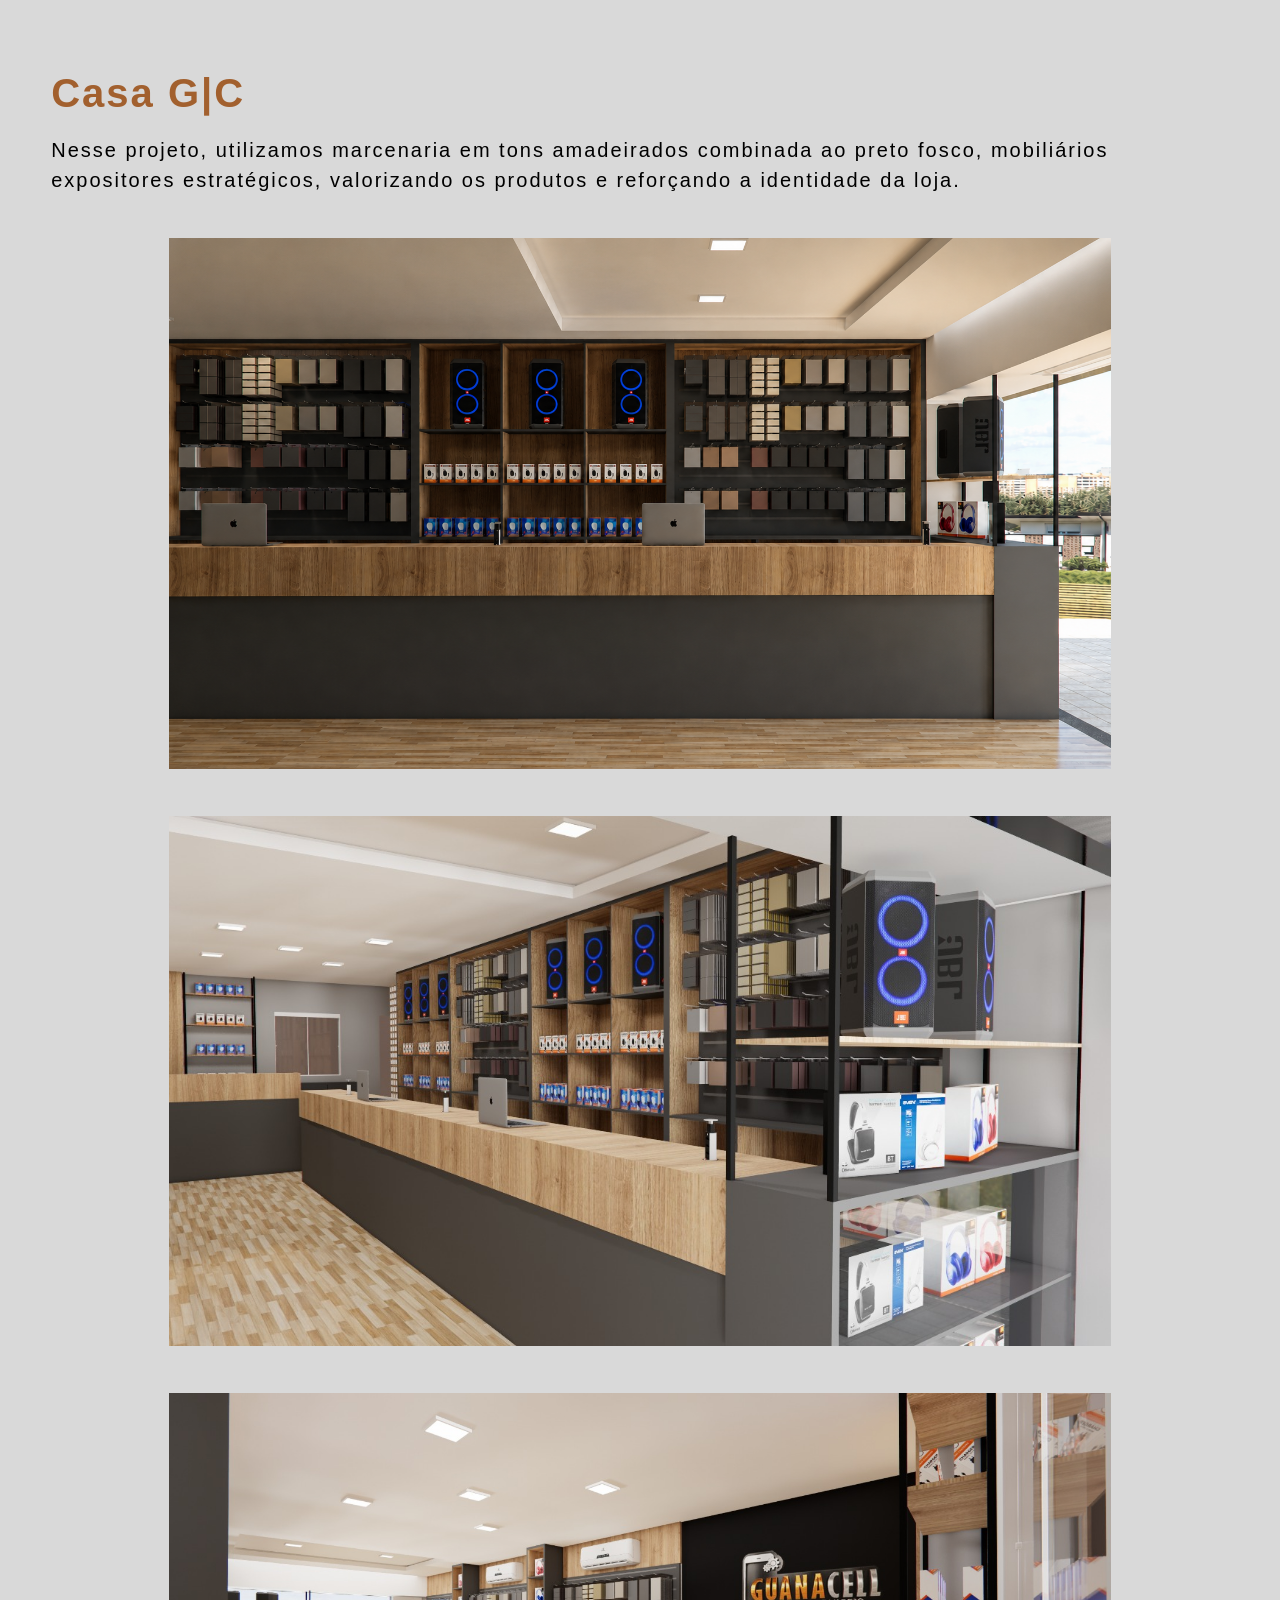
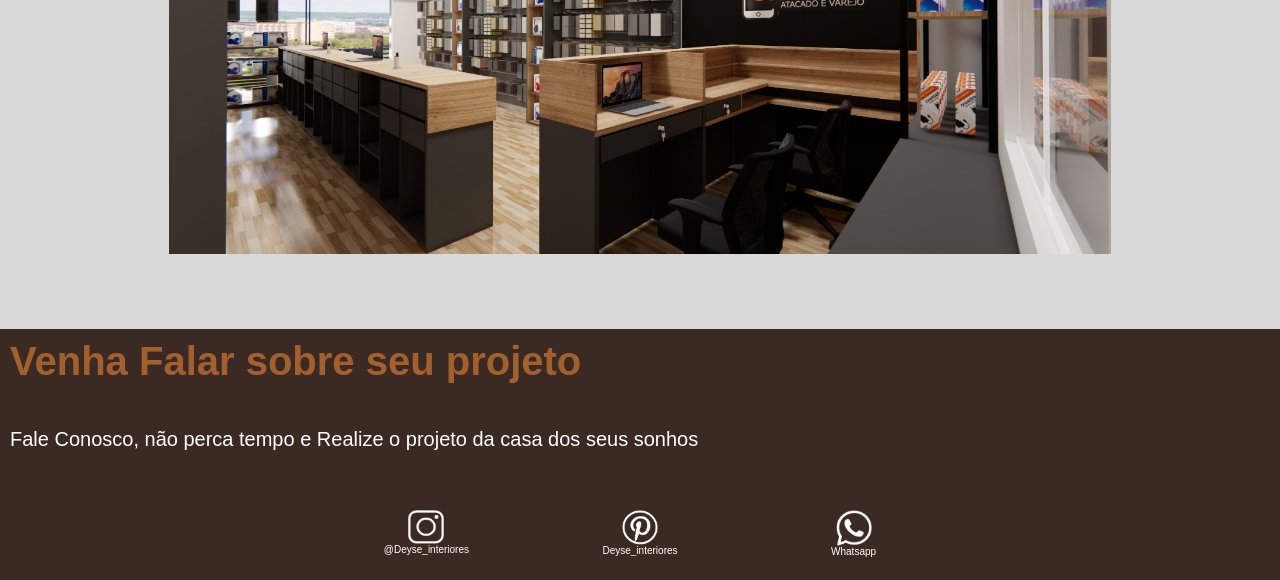
<file: pages/proj.GC.html>
<!DOCTYPE html>
<html lang="en">
<head>
    <meta charset="UTF-8">
    <meta name="viewport" content="width=device-width, initial-scale=1.0">
    <link rel="icon" href="../img/favicon.png" type="image/png">
    <link rel="stylesheet" href="../CSS/modeloProj.css">
    <title>DEYSE Interiores | Título do Projeto</title>
</head>
<body>
    <main>
        <div class="content">
            <h1>Casa G|C</h1>
            <p>Nesse projeto, utilizamos marcenaria em tons amadeirados combinada ao preto fosco, mobiliários expositores estratégicos, valorizando os produtos e reforçando a identidade da loja. </p>
            <div class="subcontent">
                <img src="../img/proj.gc.png" alt="">   
            </div>
            <div class="subcontent">
                <img src="../img/proj.gc1.png" alt="">
            </div>
            <div class="subcontent">
                <img src="../img/proj.gc2.png" alt="">
            </div>
        </div>
    </main>

    <footer>
            <h1>Venha Falar sobre seu projeto</h1>
            <p>Fale Conosco, não perca tempo e Realize o projeto da casa dos seus sonhos</p>

            <div>
                <a href="https://www.instagram.com/deyseinteriores/">
                <img src="../img/instagram.png" alt="Instagram">
                <span>@Deyse_interiores</span>
            </a>

            <a href="https://br.pinterest.com/deyseinteriores/">
                <img src="../img/pinterest.png" alt="Pinterest">
                <span>Deyse_interiores</span>
            </a>

            <a href="https://wa.me/5584987519825?text=Olá,%20vim%20pelo%20site" target="_blank">
                <img src="../img/whatsapp.png" alt="WhatsApp">
                <span>Whatsapp</span>
                </a>
            </div>
        </footer>
</body>
</html>
</file>
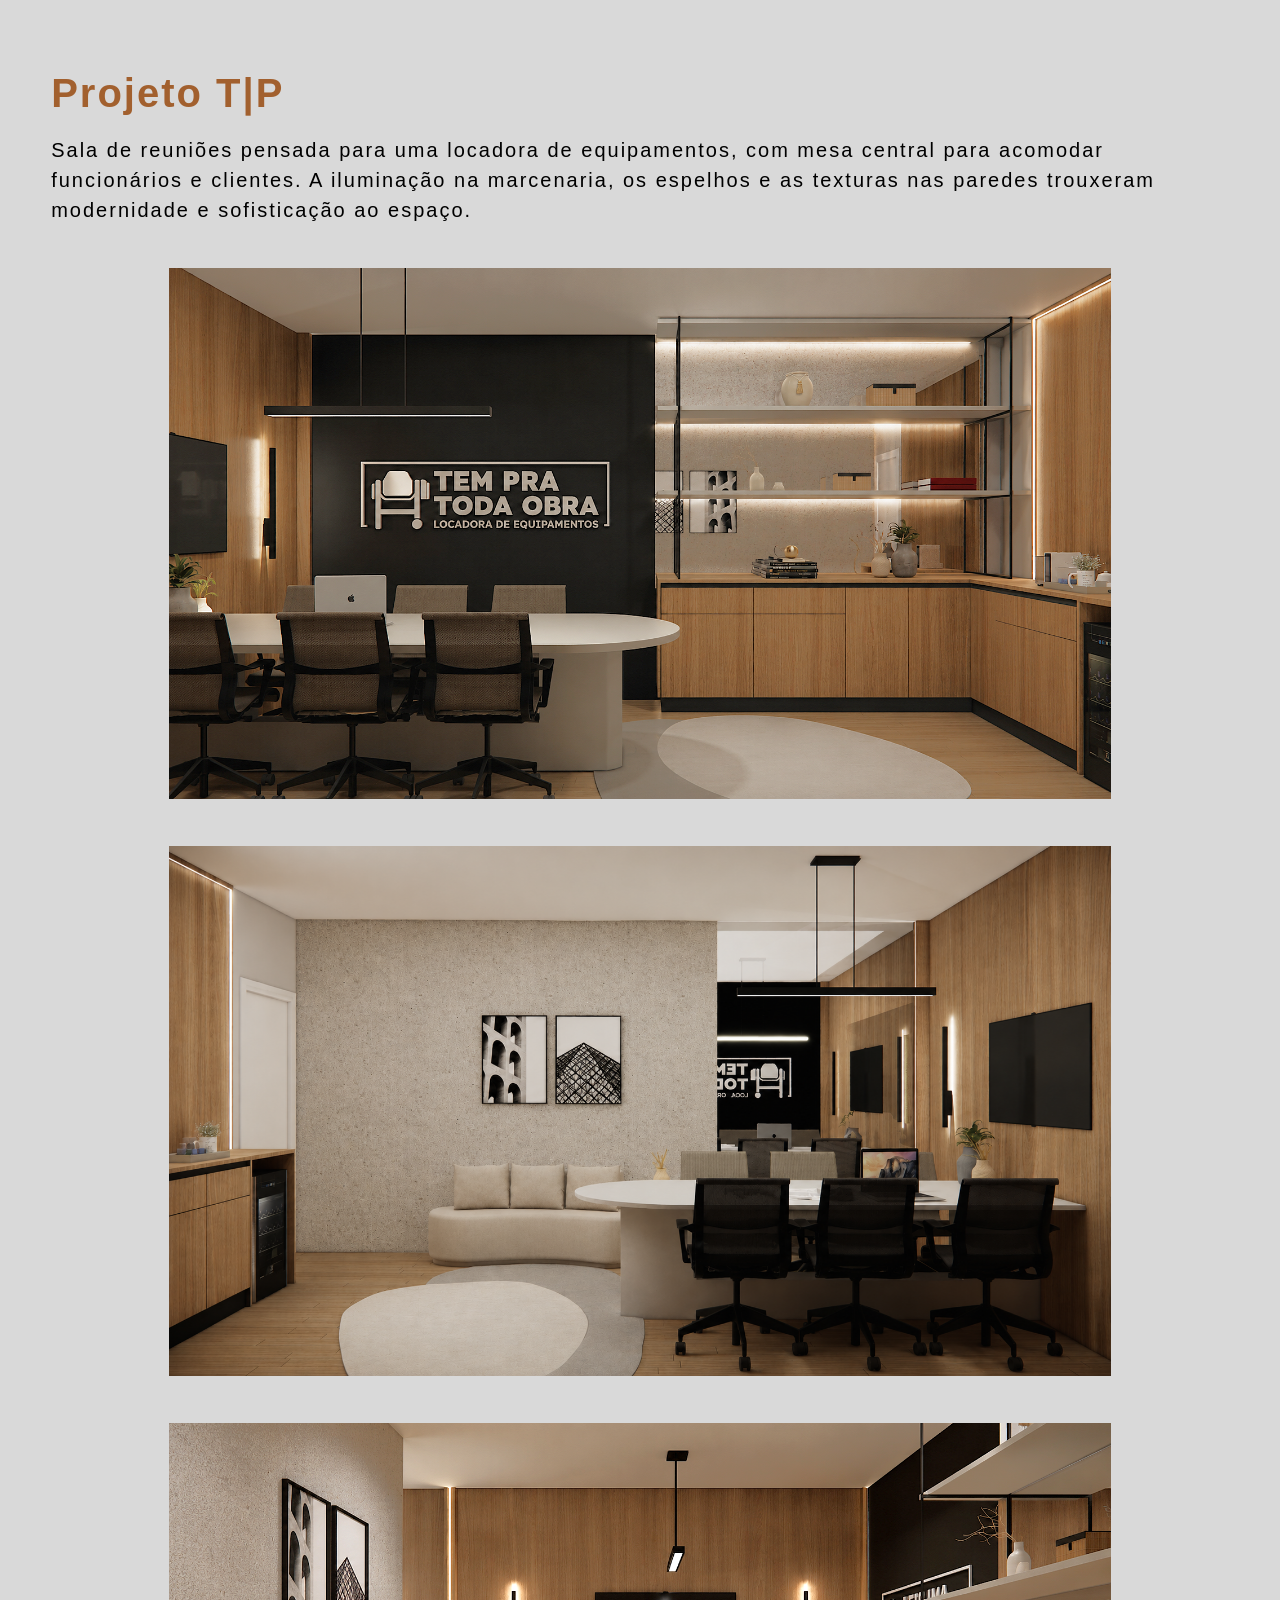
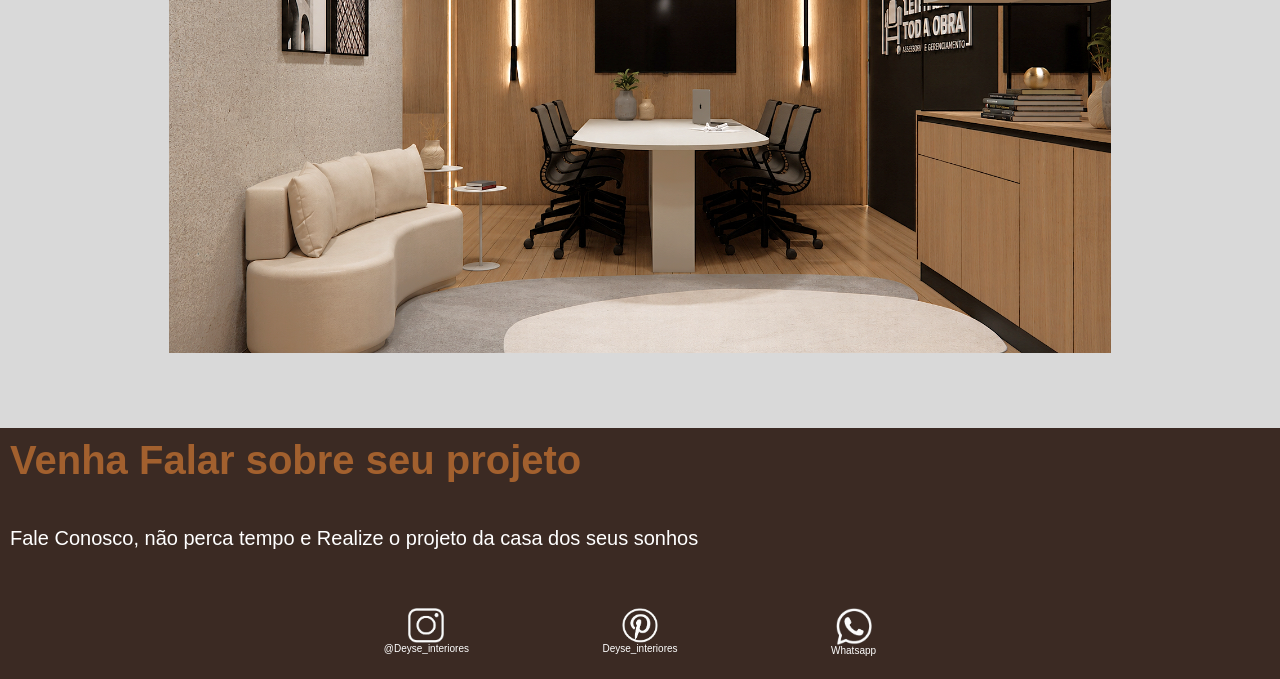
<file: pages/proj.tp.html>
<!DOCTYPE html>
<html lang="en">
<head>
    <meta charset="UTF-8">
    <meta name="viewport" content="width=device-width, initial-scale=1.0">
    <link rel="icon" href="../img/favicon.png" type="image/png">
    <link rel="stylesheet" href="../CSS/modeloProj.css">
    <title>DEYSE Interiores | Título do Projeto</title>
</head>
<body>
    <main>
        <div class="content">
            <h1>Projeto T|P</h1>
            <p>Sala de reuniões pensada para uma locadora de equipamentos, com mesa central para acomodar funcionários e clientes. A iluminação na marcenaria, os espelhos e as texturas nas paredes trouxeram modernidade e sofisticação ao espaço.</p>
            <div class="subcontent">
                <img src="../img/proj.tp.png" alt="">   
            </div>
            <div class="subcontent">
                <img src="../img/proj.tp1.png" alt="">
            </div>
            <div class="subcontent">
                <img src="../img/proj.tp2.png" alt="">
            </div>
        </div>
    </main>

    <footer>
            <h1>Venha Falar sobre seu projeto</h1>
            <p>Fale Conosco, não perca tempo e Realize o projeto da casa dos seus sonhos</p>

            <div>
                <a href="https://www.instagram.com/deyseinteriores/">
                <img src="../img/instagram.png" alt="Instagram">
                <span>@Deyse_interiores</span>
            </a>

            <a href="https://br.pinterest.com/deyseinteriores/">
                <img src="../img/pinterest.png" alt="Pinterest">
                <span>Deyse_interiores</span>
            </a>

            <a href="https://wa.me/5584987519825?text=Olá,%20vim%20pelo%20site" target="_blank">
                <img src="../img/whatsapp.png" alt="WhatsApp">
                <span>Whatsapp</span>
                </a>
            </div>
        </footer>
</body>
</html>
</file>
<file: CSS/styleIndex.css>
body{
    margin: 0px;
    padding: 0px;
    font-family: 'Poppins', sans-serif;
    overflow-x: hidden;

}

/*Estilizando o Header*/

header{
        font-size: clamp(20px, 7vw, 30px);
}

.hero{
    position: relative;
    background:
        linear-gradient(rgba(0,0,0,0.6), rgba(0,0,0,0.6)),
        url("../img/carrossel_1.jpg");
    background-position: 95% center;
    height: 100vh;
}

.content{
    color: #fff;
    padding: 25vh 2vh;
    letter-spacing: 2px;
}

.bnt{
    text-decoration: none;
    color: white;
    border: 1px solid white;
    padding: 10px 20px;        /* aumenta altura e largura */
    border-radius: 40px;       /* deixa bem arredondado */
    font-weight: 600;          /* texto mais forte */
    font-size: 3vh;
    letter-spacing: 2px;

    background: rgba(255,255,255,0.2); /* transparência */
    backdrop-filter: blur(10px);
    -webkit-backdrop-filter: blur(10px); /* suporte Safari */
}

.buttons{
    padding: 10vh 0vh;
}

.bnt.primary{
    border: 2px solid white;    /* borda mais grossa */
    font-weight: 800;
}

.bnt.secundary{
    margin: 2%;
}

/*Estilizando o Main Quem Projeta*/

main{
    background-color: #F6ECE3;
}

.sectionMain1{
    width: 100%;
    letter-spacing: 1px;
    font-size: clamp(20px, 6vw, 30px);
}

h1{
    margin: 0;
    width: 80%;
}

.mainText h1{
    padding: 5%;
    color: #A2602E;
}

.mainText p{
    width: 70%;
    margin: auto;
    padding: 5% 0 0 0;
}

#imgMain{
    display: block; /*Isso faz o container acabar assim que a imagem acaba*/
    width: 100%;
    height: auto;
    margin: auto;   
}

@media (min-width: 768px){
    #imgMain{
        width: 50%;
    }

}

@media (min-width: 1025px) { 
    #imgMain{
        width: 35%;
    }

}

@media (min-width: 1026px) {
     #imgMain{
        width: 30%;
    }
}


/*Estilizando o Main Avaliações*/

.feedback{
    background-color: #E9DED6;
    width: 100%;
}

.cards{
        display: grid; /*Transforma transforma o containe em grade (linhas e colunas)*/
        font-size: clamp(20px, 5vw, 30px);
}

@media (min-width: 768px){
    .cards{
        display: grid; 
        grid-template-columns: repeat(2, 1fr);

    }

}

.feedback h1{
    color: #A2602E;
    padding: 2%;
}

.card{
    width: 250px;
    background-color: white;
    margin: 10% auto;
    padding: 10px;
    border-radius: 10px;
    font-size: clamp(10px, 1vw, 15px);
    box-shadow: 0 4px 10px rgba(0,0,0,0.2);
}

.stars{
    color: #f5a623;
    font-size: 18px;
}

.card p{
    font-weight: 600;
}

.card span{
    color: #666;
    font-weight: 600;
    font-size: 17px;
}

footer{
    background-color: #3B2A23;
    height: 10vh;
    display: flex;
    justify-content: center; /* centraliza horizontalmente */
    align-items: center;     /* centraliza verticalmente */
}

footer div{
    display: inline-flex;
    gap: 60px;
}

footer img{
    width: 30px;
    height: auto;
}

footer span{
    font-size: 10px;
    color: white;
}

footer a{
    width: 60px;
    height: 45px; /* define uma área real */
    display: flex;
    flex-direction: column;
    align-items: center;
    text-decoration: none;

}
</file>
<file: CSS/modeloProj.css>
body{
    margin: 0px;
    padding: 0px;
    overflow-x: hidden;
    font-family: 'Poppins', sans-serif;
    font-size: clamp(10px, 4vw, 30px);
}

main{
    letter-spacing: 10%;
    line-height: 150%;
    padding: 4%;
    background-color: #D9D9D9;
}

main  h1{
    color: #A2602E;
}

main img{
    width: 90%;
    height: auto;
}

.subcontent{
    display: flex;
    flex-direction: column;
    align-items: center;
}

.subcontent p{
    width: 90%;
}

footer{
    background-color: #3B2A23;
}

footer h1{
    color: #A2602E;
    margin: 0;
    padding: 10px;
}

footer p{
    color: white;
    padding: 10px;
    letter-spacing: 10%;
    line-height: 150%;

}

footer img{
    width: 60%;
    height: auto;
}

footer a{
    margin: 2%;
}

footer span{
    font-size: 10px;
    color: white;
}
body{
    margin: 0px;
    padding: 0px;
    overflow-x: hidden;
    font-family: 'Poppins', sans-serif;
    font-size: clamp(10px, 4vw, 20px);
}

main{
    letter-spacing: 2px;
    line-height: 150%;
    padding: 4%;
    background-color: #D9D9D9;
}

main  h1{
    color: #A2602E;
}

main img{
    width: 80%;
    height: auto;
    padding: 2%;
}

.subcontent{
    display: flex;
    flex-direction: column;
    align-items: center;
}

.subcontent p{
    width: 80%;
}

footer{
    background-color: #3B2A23;
}

footer h1{
    color: #A2602E;
    margin: 0;
    padding: 10px;
}

footer p{
    color: white;
    padding: 10px;
    letter-spacing: 10%;
    line-height: 150%;

}

footer img{
    width: 60%;
    height: auto;
}

footer a{
    margin: 2%;
}

footer span{
    font-size: 10px;
    color: white;
}

footer div{
    display: flex;
    justify-content: center;
    gap: 8%;
}

footer a{
    width: 60px;
    height: 45px; /* define uma área real */
    display: flex;
    flex-direction: column;
    align-items: center;
    text-decoration: none;

}

footer div{
    display: flex;
    justify-content: center;
    gap: 8%;
}

footer a{
    width: 60px;
    height: 45px; /* define uma área real */
    display: flex;
    flex-direction: column;
    align-items: center;
    text-decoration: none;

}
</file>
<file: CSS/stylePortfolio.css>
body{
    margin: 0px;
    padding: 0px;
    font-family: 'Poppins', sans-serif;
    overflow-x: hidden;
    font-size: clamp(10px, 4vw, 30px);
}

main a{
    text-decoration: none;
}

main h1, p, h2, h3{
    padding: 0px;
    margin: 0px;
}

main p{
    color: black;
}

main{
    background-color: #D9D9D9;
    padding: 7%;
    letter-spacing: 1.5px;
}

.header p{
    padding: 1% 0% 9% 0%;
}

.projres, .projcomer{
    display: flex;
    flex-direction: column;
}

.projres h3, .projcomer h3{
    padding: 0% 10% 0% 10%; 
}

.projres p, .projcomer p{
    padding: 1% 5% 5% 10%; 
}

.projres h2, .projcomer h2{
    padding: 0% 0% 5% 0%; 
}


main h1, h2, h3{
    color: #A2602E;
}

main img{
    width: 80%;
    height: auto;
    margin: 0% 10%;
    filter: brightness(93%);
}

footer{
    background-color: #3B2A23;
    height: 20vh;
    display: flex;
    justify-content: center; /* centraliza horizontalmente */
    align-items: center;     /* centraliza verticalmente */
}

footer div{
    display: inline-flex;
    gap: 60px;
}

footer img{
    width: 30px;
    height: auto;
}

footer span{
    font-size: 10px;
    color: white;
}

footer a{
    width: 60px;
    height: 45px; /* define uma área real */
    display: flex;
    flex-direction: column;
    align-items: center;
    text-decoration: none;

}
</file>
